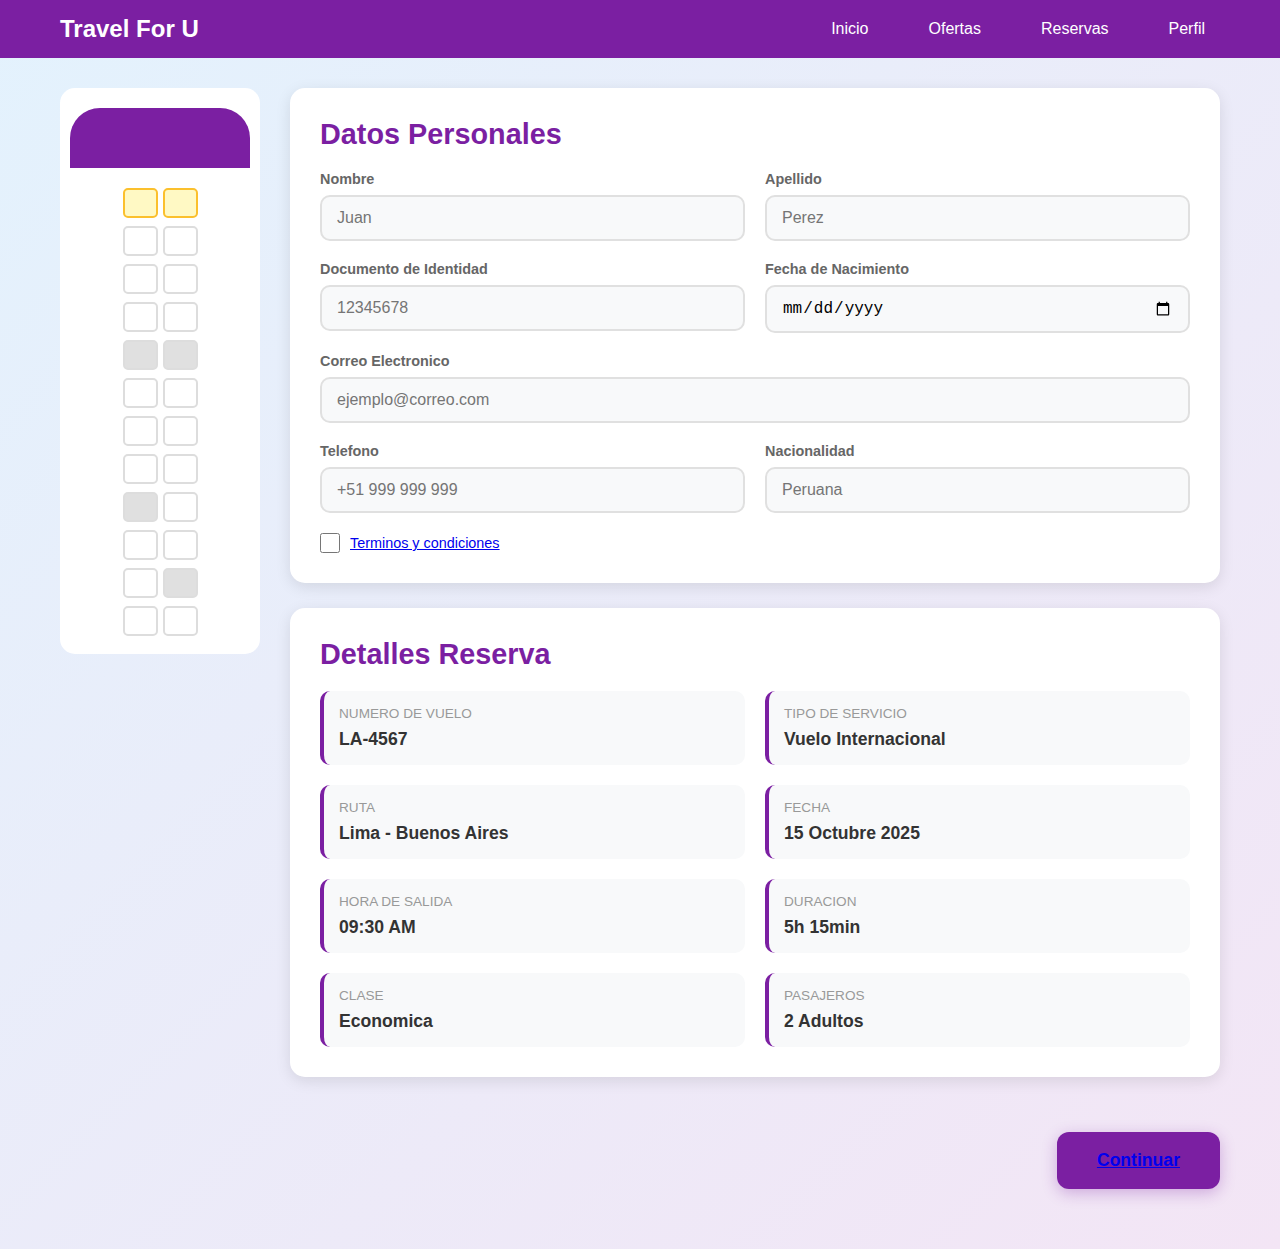
<file: src/main/resources/Static/html/asientos.html>
<!DOCTYPE html>
<html lang="es">

<head>
    <meta charset="UTF-8">
    <meta name="viewport" content="width=device-width, initial-scale=1.0">
    <title>Travel For U - Selección de Asientos</title>
    <link rel="stylesheet" href="../css/asientos_style.css">
</head>

<body>
    <!-- header -->
    <header class="main-header">
        <div class="header-content">
            <div class="logo">Travel For U</div>
            <nav>
                <ul class="main-nav">
                    <li><a href="./index1.html">Inicio</a></li>
                    <li><a href="./paquetes_y_promociones.html">Ofertas</a></li>
                    <li><a href="./reservas.html" class="active">Reservas</a></li>
                    <li><a href="#">Perfil</a></li>
                </ul>
            </nav>
        </div>
    </header>

    <div class="container">

        <!-- main layout -->
        <div class="main-layout">
            <!-- mapa asientos -->
            <aside class="seat-map-sidebar">
                <div class="airplane-icon"></div>
                <div class="seat-grid">
                    <div class="seat-row-mini">
                        <div class="seat-mini premium"></div>
                        <div class="seat-mini premium"></div>
                    </div>
                    <div class="seat-row-mini">
                        <div class="seat-mini"></div>
                        <div class="seat-mini"></div>
                    </div>
                    <div class="seat-row-mini">
                        <div class="seat-mini"></div>
                        <div class="seat-mini"></div>
                    </div>
                    <div class="seat-row-mini">
                        <div class="seat-mini"></div>
                        <div class="seat-mini"></div>
                    </div>
                    <div class="seat-row-mini">
                        <div class="seat-mini occupied"></div>
                        <div class="seat-mini occupied"></div>
                    </div>
                    <div class="seat-row-mini">
                        <div class="seat-mini"></div>
                        <div class="seat-mini"></div>
                    </div>
                    <div class="seat-row-mini">
                        <div class="seat-mini"></div>
                        <div class="seat-mini"></div>
                    </div>
                    <div class="seat-row-mini">
                        <div class="seat-mini"></div>
                        <div class="seat-mini"></div>
                    </div>
                    <div class="seat-row-mini">
                        <div class="seat-mini occupied"></div>
                        <div class="seat-mini"></div>
                    </div>
                    <div class="seat-row-mini">
                        <div class="seat-mini"></div>
                        <div class="seat-mini"></div>
                    </div>
                    <div class="seat-row-mini">
                        <div class="seat-mini"></div>
                        <div class="seat-mini occupied"></div>
                    </div>
                    <div class="seat-row-mini">
                        <div class="seat-mini"></div>
                        <div class="seat-mini"></div>
                    </div>
                </div>
            </aside>

            <!-- contenido main -->
            <main class="main-content">
                <!-- datos personales -->
                <section class="personal-data-section">
                    <h2 class="section-title">Datos Personales</h2>
                    <div class="form-grid">
                        <div class="form-group">
                            <label class="form-label">Nombre</label>
                            <input type="text" class="form-input" placeholder="Juan">
                        </div>
                        <div class="form-group">
                            <label class="form-label">Apellido</label>
                            <input type="text" class="form-input" placeholder="Perez">
                        </div>
                        <div class="form-group">
                            <label class="form-label">Documento de Identidad</label>
                            <input type="text" class="form-input" placeholder="12345678">
                        </div>
                        <div class="form-group">
                            <label class="form-label">Fecha de Nacimiento</label>
                            <input type="date" class="form-input">
                        </div>
                        <div class="form-group form-row-full">
                            <label class="form-label">Correo Electronico</label>
                            <input type="email" class="form-input" placeholder="ejemplo@correo.com">
                        </div>
                        <div class="form-group">
                            <label class="form-label">Telefono</label>
                            <input type="tel" class="form-input" placeholder="+51 999 999 999">
                        </div>
                        <div class="form-group">
                            <label class="form-label">Nacionalidad</label>
                            <input type="text" class="form-input" placeholder="Peruana">
                        </div>
                    </div>
                    <div class="checkbox-group">
                        <input type="checkbox" id="terms" class="checkbox-input">
                        <label for="terms" class="checkbox-label">
                            <a href="./terminos_y_condiciones.html">Terminos y condiciones</a>
                        </label>
                    </div>
                </section>

                <!-- Detalles detallosos de la reserva -->
                <section class="reservation-details">
                    <h2 class="section-title">Detalles Reserva</h2>
                    <div class="details-grid">
                        <div class="detail-box">
                            <div class="detail-label">Numero de Vuelo</div>
                            <div class="detail-value">LA-4567</div>
                        </div>
                        <div class="detail-box">
                            <div class="detail-label">Tipo de Servicio</div>
                            <div class="detail-value">Vuelo Internacional</div>
                        </div>
                        <div class="detail-box">
                            <div class="detail-label">Ruta</div>
                            <div class="detail-value">Lima - Buenos Aires</div>
                        </div>
                        <div class="detail-box">
                            <div class="detail-label">Fecha</div>
                            <div class="detail-value">15 Octubre 2025</div>
                        </div>
                        <div class="detail-box">
                            <div class="detail-label">Hora de Salida</div>
                            <div class="detail-value">09:30 AM</div>
                        </div>
                        <div class="detail-box">
                            <div class="detail-label">Duracion</div>
                            <div class="detail-value">5h 15min</div>
                        </div>
                        <div class="detail-box">
                            <div class="detail-label">Clase</div>
                            <div class="detail-value">Economica</div>
                        </div>
                        <div class="detail-box">
                            <div class="detail-label">Pasajeros</div>
                            <div class="detail-value">2 Adultos</div>
                        </div>
                    </div>
                </section>
                <div class="button-container">
                    <button class="continue-button">
                        <a href="./confirmacion-reserva.html">Continuar</a>
                    </button>
                </div>
            </main>
        </div>
    </div>
</body>

</html>
</file>
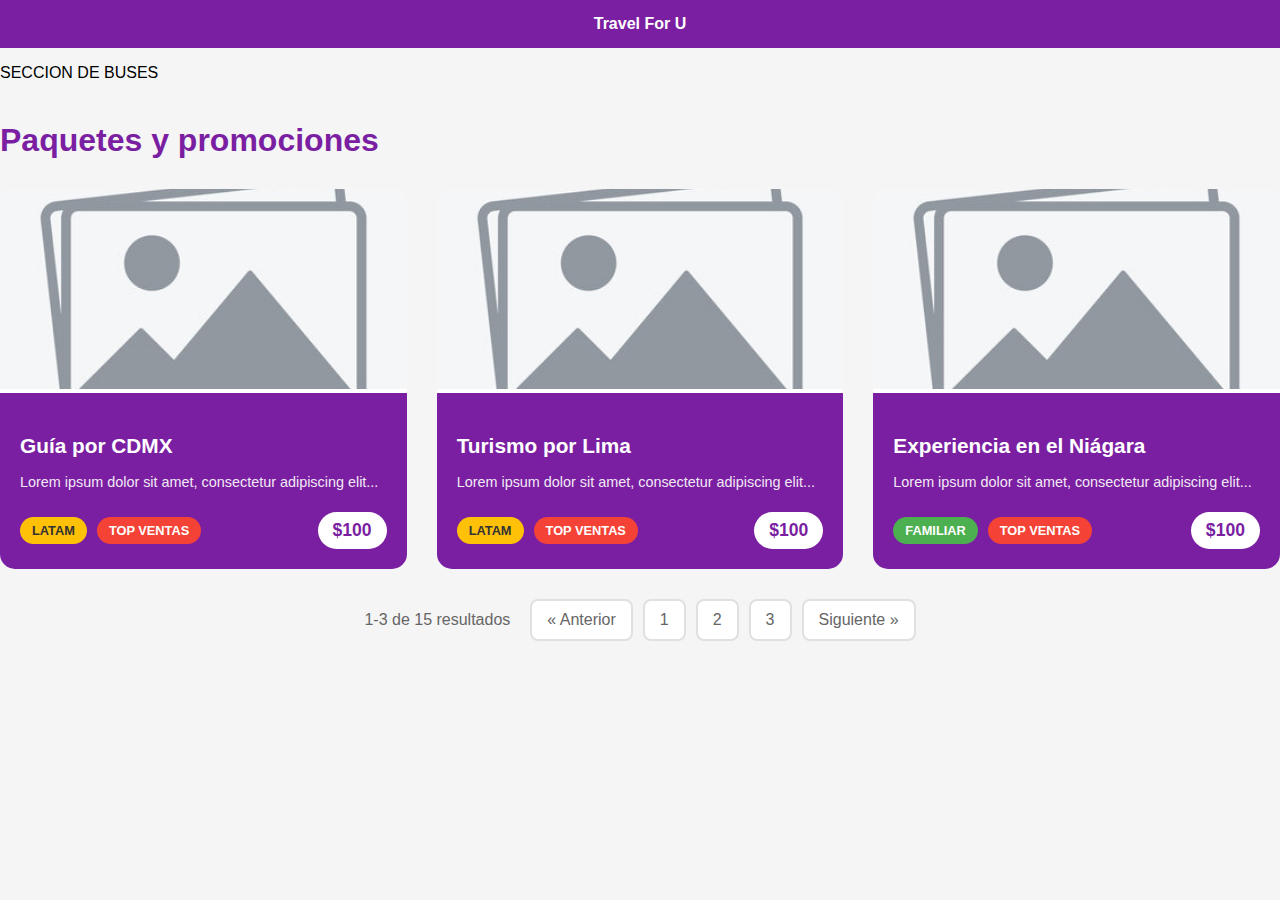
<file: src/main/resources/Static/html/bus.html>
<!DOCTYPE html>
<html lang="es">
<head>
    <meta charset="UTF-8">
    <meta name="viewport" content="width=device-width, initial-scale=1.0">
    <title>Travel For U</title>
    <link rel="stylesheet" href="../css/bus_style.css">
</head>
<body>
    <header class="main-header">
        Travel For U
    </header>
    <p>SECCION DE BUSES</p>
    <section class="packages-section">
            <h2 class="section-title">Paquetes y promociones</h2>

            <div class="packages-grid">
                <!-- Paquete 1 -->
                <article class="package-card">
                    <img src="../img/presentation-login-image.jpg" alt="Ciudad de México" class="package-image">
                    <div class="package-content">
                        <h3 class="package-title">Guía por CDMX</h3>
                        <p class="package-description">Lorem ipsum dolor sit amet, consectetur adipiscing elit...</p>
                        <div class="package-tags">
                            <span class="package-tag tag-latam">Latam</span>
                            <span class="package-tag tag-top">Top Ventas</span>
                            <span class="package-price">$100</span>
                        </div>
                    </div>
                </article>

                <!-- Paquete 2 -->
                <article class="package-card">
                    <img src="../img/presentation-login-image.jpg" alt="Lima" class="package-image">
                    <div class="package-content">
                        <h3 class="package-title">Turismo por Lima</h3>
                        <p class="package-description">Lorem ipsum dolor sit amet, consectetur adipiscing elit...</p>
                        <div class="package-tags">
                            <span class="package-tag tag-latam">Latam</span>
                            <span class="package-tag tag-top">Top Ventas</span>
                            <span class="package-price">$100</span>
                        </div>
                    </div>
                </article>

                <!-- Paquete 3 -->
                <article class="package-card">
                    <img src="../img/presentation-login-image.jpg" alt="Niágara" class="package-image">
                    <div class="package-content">
                        <h3 class="package-title">Experiencia en el Niágara</h3>
                        <p class="package-description">Lorem ipsum dolor sit amet, consectetur adipiscing elit...</p>
                        <div class="package-tags">
                            <span class="package-tag tag-familiar">Familiar</span>
                            <span class="package-tag tag-top">Top Ventas</span>
                            <span class="package-price">$100</span>
                        </div>
                    </div>
                </article>
            </div>

            <!-- Paginación -->
            <div class="pagination">
                <div class="pagination-info">1-3 de 15 resultados</div>
                <div class="pagination-nav">
                    <a href="#" class="pagination-btn">« Anterior</a>
                    <a href="#" class="pagination-btn">1</a>
                    <a href="#" class="pagination-btn">2</a>
                    <a href="#" class="pagination-btn">3</a>
                    <a href="#" class="pagination-btn">Siguiente »</a>
                </div>
            </div>
        </section>
</body>
</html>
</file>
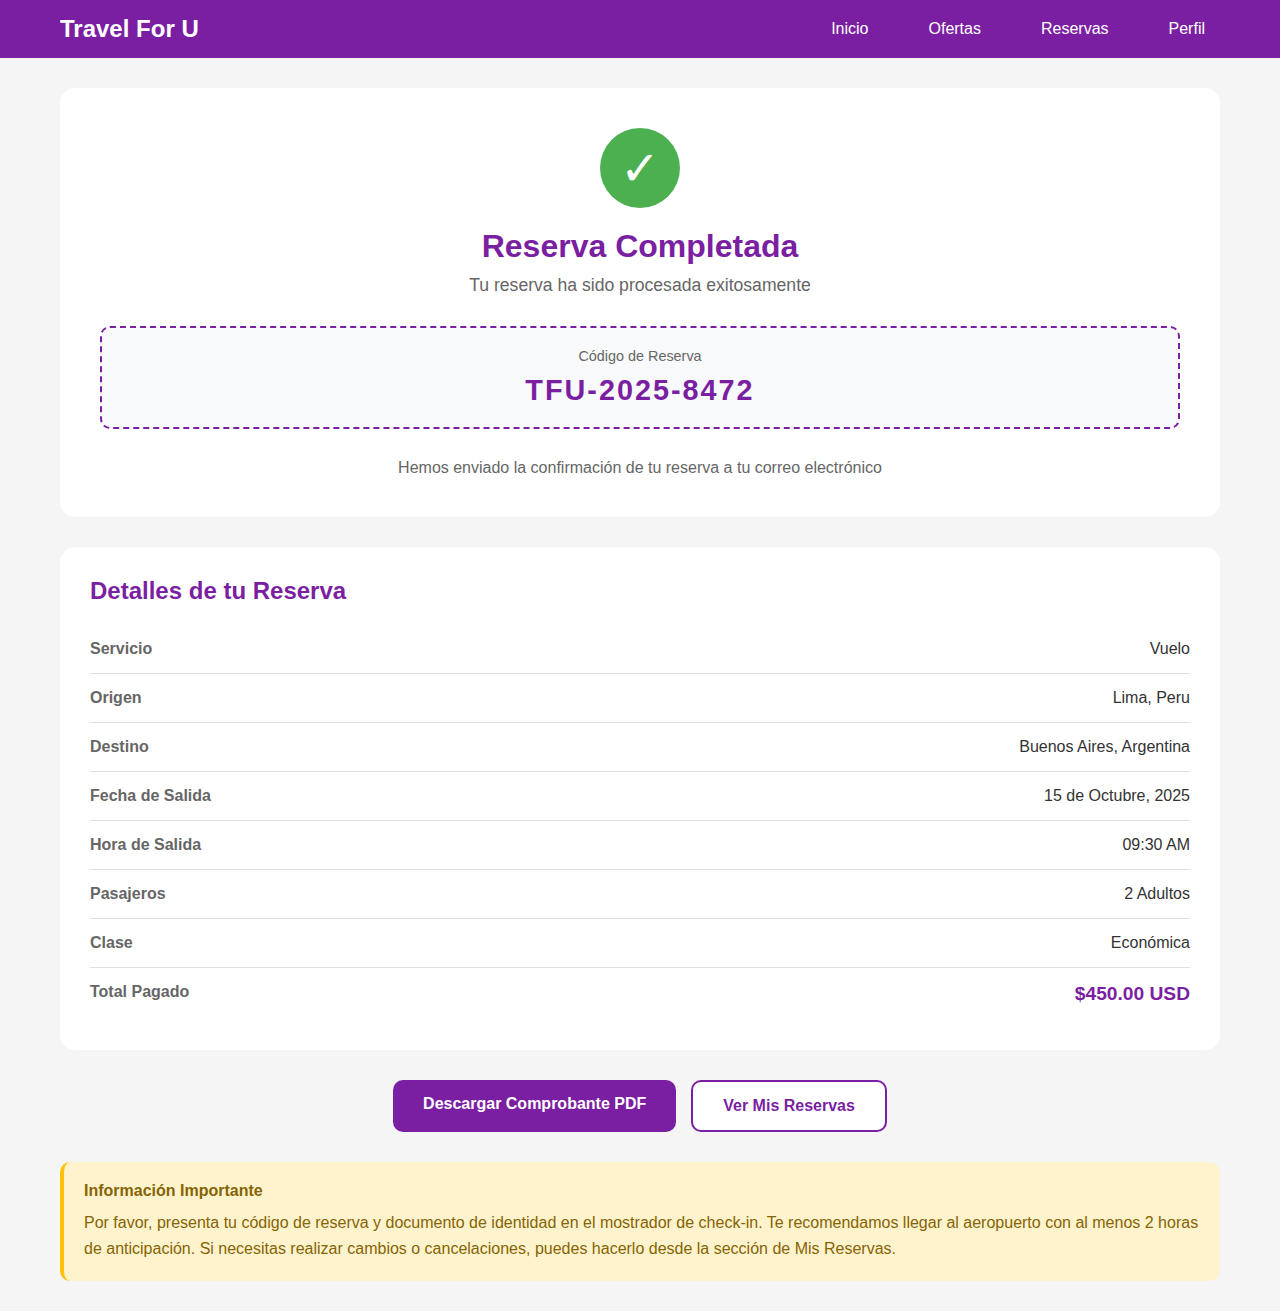
<file: src/main/resources/Static/html/confirmacion-reserva.html>
<!DOCTYPE html>
<html lang="es">

<head>
    <meta charset="UTF-8">
    <meta name="viewport" content="width=device-width, initial-scale=1.0">
    <title>Reserva Completada - Travel For U</title>
    <link rel="stylesheet" href="../css/confirmacion_reserva_style.css">
</head>

<body>
    <!-- Header principal -->
    <header class="main-header">
        <div class="header-content">
            <div class="logo">Travel For U</div>
            <nav>
                <ul class="main-nav">
                    <li><a href="./index1.html">Inicio</a></li>
                    <li><a href="./paquetes_y_promociones.html">Ofertas</a></li>
                    <li><a href="./reservas.html" class="active">Reservas</a></li>
                    <li><a href="#">Perfil</a></li>
                </ul>
            </nav>
        </div>
    </header>

    <div class="container">
        <div class="confirmation-card">
            <div class="success-icon">✓</div>
            <h1 class="confirmation-title">Reserva Completada</h1>
            <p class="confirmation-subtitle">Tu reserva ha sido procesada exitosamente</p>

            <div class="confirmation-code">
                <div class="code-label">Código de Reserva</div>
                <div class="code-value">TFU-2025-8472</div>
            </div>

            <p style="color: #666; margin-top: 20px;">
                Hemos enviado la confirmación de tu reserva a tu correo electrónico
            </p>
        </div>

        <!-- Detalles de la reserva -->
        <div class="reservation-details">
            <h2 class="details-title">Detalles de tu Reserva</h2>
            
            <div class="detail-row">
                <span class="detail-label">Servicio</span>
                <span class="detail-value">Vuelo</span>
            </div>

            <div class="detail-row">
                <span class="detail-label">Origen</span>
                <span class="detail-value">Lima, Peru</span>
            </div>

            <div class="detail-row">
                <span class="detail-label">Destino</span>
                <span class="detail-value">Buenos Aires, Argentina</span>
            </div>

            <div class="detail-row">
                <span class="detail-label">Fecha de Salida</span>
                <span class="detail-value">15 de Octubre, 2025</span>
            </div>

            <div class="detail-row">
                <span class="detail-label">Hora de Salida</span>
                <span class="detail-value">09:30 AM</span>
            </div>

            <div class="detail-row">
                <span class="detail-label">Pasajeros</span>
                <span class="detail-value">2 Adultos</span>
            </div>

            <div class="detail-row">
                <span class="detail-label">Clase</span>
                <span class="detail-value">Económica</span>
            </div>

            <div class="detail-row">
                <span class="detail-label">Total Pagado</span>
                <span class="detail-value" style="color: #7b1fa2; font-size: 1.2rem; font-weight: bold;">$450.00 USD</span>
            </div>
        </div>

        <!-- Botones de acción -->
        <div class="action-buttons">
            <a href="../img/reporte_semana.jpg" class="btn btn-primary">Descargar Comprobante PDF</a>
            <a href="./reservas.html" class="btn btn-secondary">Ver Mis Reservas</a>
        </div>

        <!-- Información adicional -->
        <div class="info-box">
            <div class="info-title">Información Importante</div>
            <div class="info-text">
                Por favor, presenta tu código de reserva y documento de identidad en el mostrador de check-in. 
                Te recomendamos llegar al aeropuerto con al menos 2 horas de anticipación. 
                Si necesitas realizar cambios o cancelaciones, puedes hacerlo desde la sección de Mis Reservas.
            </div>
        </div>
    </div>
</body>

</html>
</file>
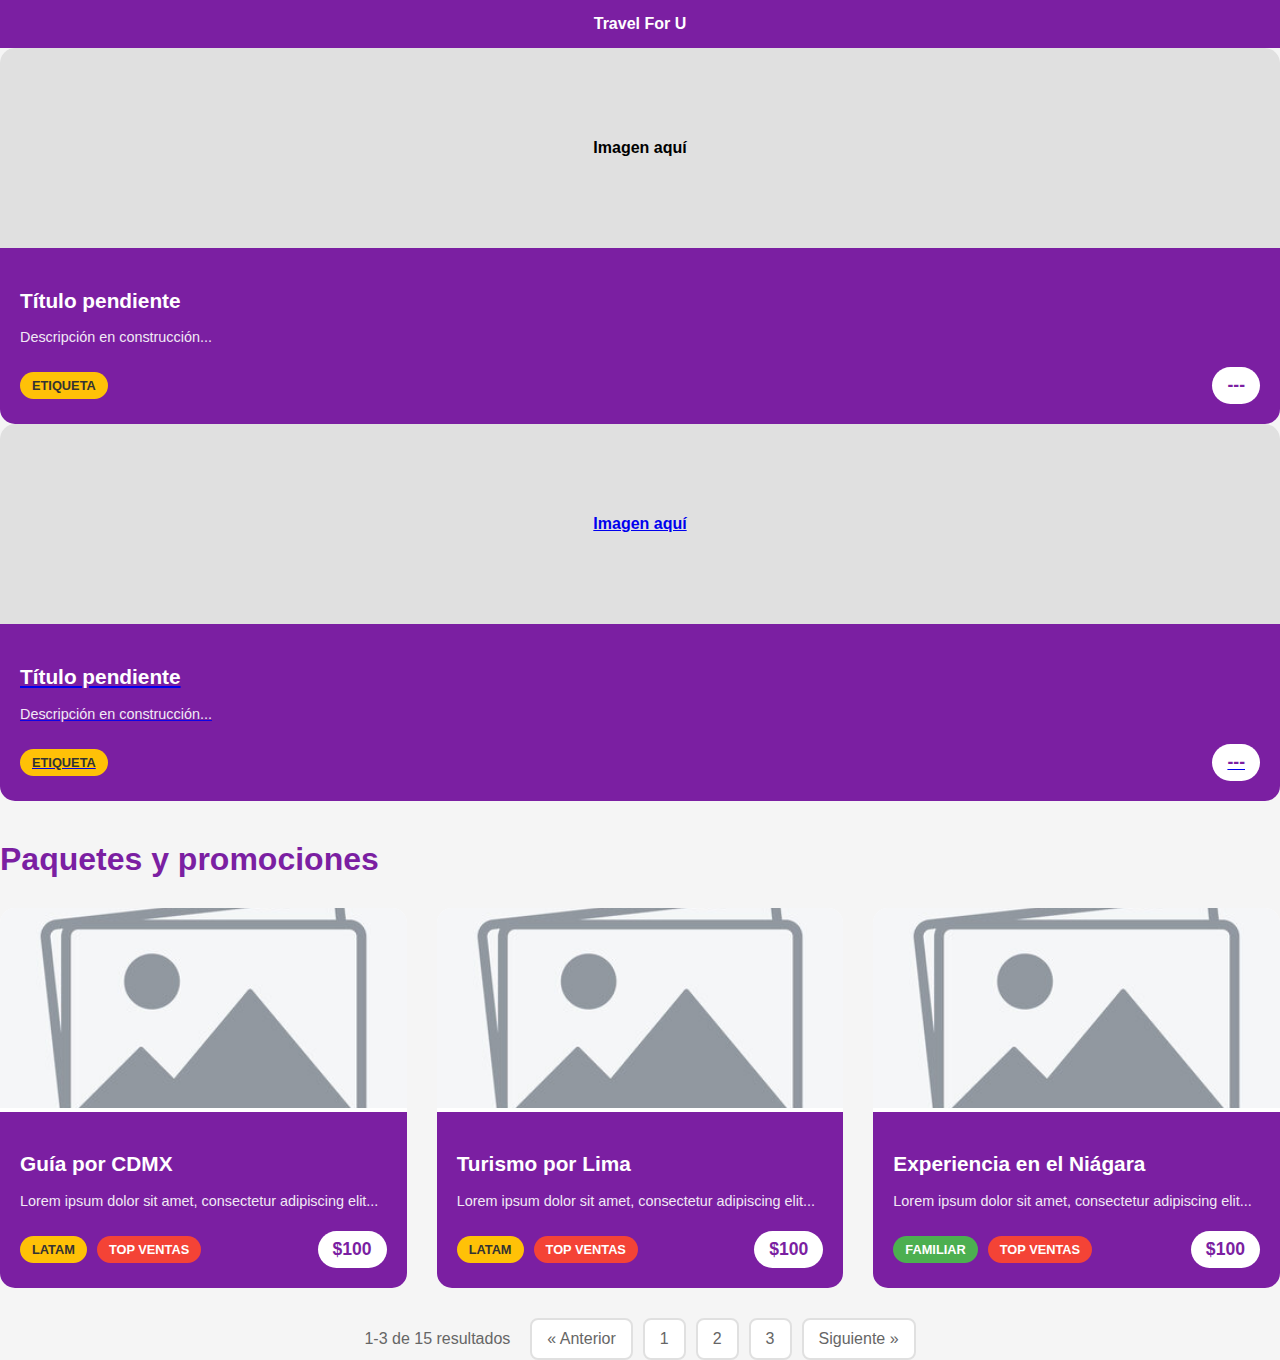
<file: src/main/resources/Static/html/cruceros.html>
<!DOCTYPE html>
<html lang="es">

<head>
    <meta charset="UTF-8">
    <meta name="viewport" content="width=device-width, initial-scale=1.0">
    <title>Travel For U</title>
    <style>
        body {
            font-family: Arial, sans-serif;
            margin: 0;
            background: #f5f5f5;
        }

        .main-header {
            background: #7b1fa2;
            padding: 15px;
            color: white;
            font-weight: bold;
            text-align: center;
        }

        .category-nav {
            display: flex;
            background: #eee;
            border-bottom: 2px solid #7b1fa2;
        }

        .category-item {
            flex: 1;
            text-align: center;
            padding: 15px;
            cursor: pointer;
            text-decoration: none;
            color: #333;
            font-weight: bold;
        }

        .category-item:hover {
            background: #ddd;
        }

        #contenido {
            padding: 20px;
            min-height: 400px;
            background: white;
            margin: 20px;
            border-radius: 10px;
        }

        .packages-section {
            margin-top: 40px;
        }

        .section-title {
            color: #7b1fa2;
            font-size: 2rem;
            font-weight: bold;
            margin-bottom: 30px;
        }

        .packages-grid {
            display: grid;
            grid-template-columns: repeat(auto-fit, minmax(300px, 1fr));
            gap: 30px;
            margin-bottom: 30px;
        }

        .package-card {
            background: white;
            border-radius: 15px;
            overflow: hidden;
        }

        .package-image {
            width: 100%;
            height: 200px;
            object-fit: cover;
        }

        .package-content {
            padding: 20px;
            background: #7b1fa2;
            color: white;
        }

        .package-title {
            font-size: 1.3rem;
            font-weight: bold;
            margin-bottom: 10px;
        }

        .package-description {
            font-size: 0.9rem;
            opacity: 0.9;
            margin-bottom: 20px;
            line-height: 1.4;
        }

        .package-tags {
            display: flex;
            gap: 10px;
            align-items: center;
            flex-wrap: wrap;
        }

        .package-tag {
            padding: 6px 12px;
            border-radius: 20px;
            font-size: 0.8rem;
            font-weight: 600;
            text-transform: uppercase;
        }

        .tag-latam {
            background: #ffc107;
            color: #333;
        }

        .tag-familiar {
            background: #4caf50;
            color: white;
        }

        .tag-top {
            background: #f44336;
            color: white;
        }

        .package-price {
            background: white;
            color: #7b1fa2;
            padding: 8px 15px;
            border-radius: 25px;
            font-weight: bold;
            font-size: 1.1rem;
            margin-left: auto;
        }

        /* Paginación */
        .pagination {
            display: flex;
            justify-content: center;
            align-items: center;
            gap: 20px;
            margin-top: 30px;
        }

        .pagination-info {
            color: #666;
            font-weight: 500;
        }

        .pagination-nav {
            display: flex;
            gap: 10px;
        }

        .pagination-btn {
            padding: 10px 15px;
            border: 2px solid #e0e0e0;
            background: white;
            color: #666;
            border-radius: 8px;
            text-decoration: none;
        }
    </style>
</head>

<body>
    <header class="main-header">
        Travel For U
    </header>
    <article class="package-card">
        <div
            style="width:100%; height:200px; background:#e0e0e0; display:flex; align-items:center; justify-content:center; font-weight:bold;">
            Imagen aquí
        </div>
        <div class="package-content">
            <h3 class="package-title">Título pendiente</h3>
            <p class="package-description">Descripción en construcción...</p>
            <div class="package-tags">
                <span class="package-tag tag-latam">Etiqueta</span>
                <span class="package-price">---</span>
            </div>
        </div>
    </article>
    <a href="./asientos.html" target="_blank">
        <article class="package-card">
        <div
            style="width:100%; height:200px; background:#e0e0e0; display:flex; align-items:center; justify-content:center; font-weight:bold;">
            Imagen aquí
        </div>
        <div class="package-content">
            <h3 class="package-title">Título pendiente</h3>
            <p class="package-description">Descripción en construcción...</p>
            <div class="package-tags">
                <span class="package-tag tag-latam">Etiqueta</span>
                <span class="package-price">---</span>
            </div>
        </div>
    </article>
    </a>
    
    <section class="packages-section">
        <h2 class="section-title">Paquetes y promociones</h2>

        <div class="packages-grid">
            <!-- Paquete 1 -->
            <article class="package-card">
                <img src="../img/presentation-login-image.jpg" alt="Ciudad de México" class="package-image">
                <div class="package-content">
                    <h3 class="package-title">Guía por CDMX</h3>
                    <p class="package-description">Lorem ipsum dolor sit amet, consectetur adipiscing elit...</p>
                    <div class="package-tags">
                        <span class="package-tag tag-latam">Latam</span>
                        <span class="package-tag tag-top">Top Ventas</span>
                        <span class="package-price">$100</span>
                    </div>
                </div>
            </article>

            <!-- Paquete 2 -->
            <article class="package-card">
                <img src="../img/presentation-login-image.jpg" alt="Lima" class="package-image">
                <div class="package-content">
                    <h3 class="package-title">Turismo por Lima</h3>
                    <p class="package-description">Lorem ipsum dolor sit amet, consectetur adipiscing elit...</p>
                    <div class="package-tags">
                        <span class="package-tag tag-latam">Latam</span>
                        <span class="package-tag tag-top">Top Ventas</span>
                        <span class="package-price">$100</span>
                    </div>
                </div>
            </article>

            <!-- Paquete 3 -->
            <article class="package-card">
                <img src="../img/presentation-login-image.jpg" alt="Niágara" class="package-image">
                <div class="package-content">
                    <h3 class="package-title">Experiencia en el Niágara</h3>
                    <p class="package-description">Lorem ipsum dolor sit amet, consectetur adipiscing elit...</p>
                    <div class="package-tags">
                        <span class="package-tag tag-familiar">Familiar</span>
                        <span class="package-tag tag-top">Top Ventas</span>
                        <span class="package-price">$100</span>
                    </div>
                </div>
            </article>
        </div>

        <!-- Paginación -->
        <div class="pagination">
            <div class="pagination-info">1-3 de 15 resultados</div>
            <div class="pagination-nav">
                <a href="#" class="pagination-btn">« Anterior</a>
                <a href="#" class="pagination-btn">1</a>
                <a href="#" class="pagination-btn">2</a>
                <a href="#" class="pagination-btn">3</a>
                <a href="#" class="pagination-btn">Siguiente »</a>
            </div>
        </div>
    </section>
</body>

</html>
</file>
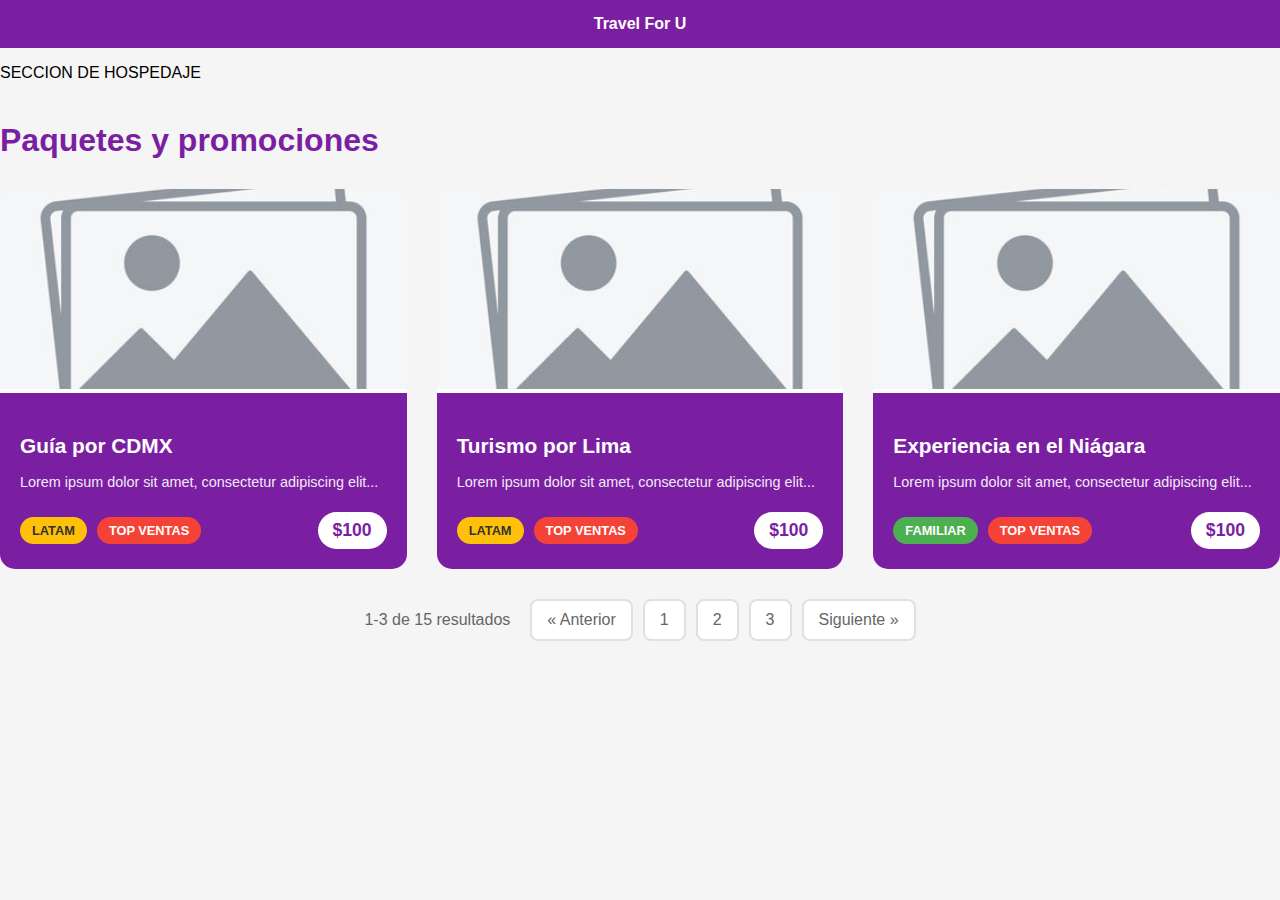
<file: src/main/resources/Static/html/hospedaje.html>
<!DOCTYPE html>
<html lang="es">

<head>
    <meta charset="UTF-8">
    <meta name="viewport" content="width=device-width, initial-scale=1.0">
    <title>Travel For U</title>
    <style>
        body {
            font-family: Arial, sans-serif;
            margin: 0;
            background: #f5f5f5;
        }

        .main-header {
            background: #7b1fa2;
            padding: 15px;
            color: white;
            font-weight: bold;
            text-align: center;
        }

        .category-nav {
            display: flex;
            background: #eee;
            border-bottom: 2px solid #7b1fa2;
        }

        .category-item {
            flex: 1;
            text-align: center;
            padding: 15px;
            cursor: pointer;
            text-decoration: none;
            color: #333;
            font-weight: bold;
        }

        .category-item:hover {
            background: #ddd;
        }

        #contenido {
            padding: 20px;
            min-height: 400px;
            background: white;
            margin: 20px;
            border-radius: 10px;
        }

        .packages-section {
            margin-top: 40px;
        }

        .section-title {
            color: #7b1fa2;
            font-size: 2rem;
            font-weight: bold;
            margin-bottom: 30px;
        }

        .packages-grid {
            display: grid;
            grid-template-columns: repeat(auto-fit, minmax(300px, 1fr));
            gap: 30px;
            margin-bottom: 30px;
        }

        .package-card {
            background: white;
            border-radius: 15px;
            overflow: hidden;
        }

        .package-image {
            width: 100%;
            height: 200px;
            object-fit: cover;
        }

        .package-content {
            padding: 20px;
            background: #7b1fa2;
            color: white;
        }

        .package-title {
            font-size: 1.3rem;
            font-weight: bold;
            margin-bottom: 10px;
        }

        .package-description {
            font-size: 0.9rem;
            opacity: 0.9;
            margin-bottom: 20px;
            line-height: 1.4;
        }

        .package-tags {
            display: flex;
            gap: 10px;
            align-items: center;
            flex-wrap: wrap;
        }

        .package-tag {
            padding: 6px 12px;
            border-radius: 20px;
            font-size: 0.8rem;
            font-weight: 600;
            text-transform: uppercase;
        }

        .tag-latam {
            background: #ffc107;
            color: #333;
        }

        .tag-familiar {
            background: #4caf50;
            color: white;
        }

        .tag-top {
            background: #f44336;
            color: white;
        }

        .package-price {
            background: white;
            color: #7b1fa2;
            padding: 8px 15px;
            border-radius: 25px;
            font-weight: bold;
            font-size: 1.1rem;
            margin-left: auto;
        }

        /* Paginación */
        .pagination {
            display: flex;
            justify-content: center;
            align-items: center;
            gap: 20px;
            margin-top: 30px;
        }

        .pagination-info {
            color: #666;
            font-weight: 500;
        }

        .pagination-nav {
            display: flex;
            gap: 10px;
        }

        .pagination-btn {
            padding: 10px 15px;
            border: 2px solid #e0e0e0;
            background: white;
            color: #666;
            border-radius: 8px;
            text-decoration: none;
        }
    </style>
</head>

<body>
    <header class="main-header">
        Travel For U
    </header>
    <p>SECCION DE HOSPEDAJE</p>
    <section class="packages-section">
        <h2 class="section-title">Paquetes y promociones</h2>

        <div class="packages-grid">
            <!-- Paquete 1 -->
            <article class="package-card">
                <img src="../img/presentation-login-image.jpg" alt="Ciudad de México" class="package-image">
                <div class="package-content">
                    <h3 class="package-title">Guía por CDMX</h3>
                    <p class="package-description">Lorem ipsum dolor sit amet, consectetur adipiscing elit...</p>
                    <div class="package-tags">
                        <span class="package-tag tag-latam">Latam</span>
                        <span class="package-tag tag-top">Top Ventas</span>
                        <span class="package-price">$100</span>
                    </div>
                </div>
            </article>

            <!-- Paquete 2 -->
            <article class="package-card">
                <img src="../img/presentation-login-image.jpg" alt="Lima" class="package-image">
                <div class="package-content">
                    <h3 class="package-title">Turismo por Lima</h3>
                    <p class="package-description">Lorem ipsum dolor sit amet, consectetur adipiscing elit...</p>
                    <div class="package-tags">
                        <span class="package-tag tag-latam">Latam</span>
                        <span class="package-tag tag-top">Top Ventas</span>
                        <span class="package-price">$100</span>
                    </div>
                </div>
            </article>

            <!-- Paquete 3 -->
            <article class="package-card">
                <img src="../img/presentation-login-image.jpg" alt="Niágara" class="package-image">
                <div class="package-content">
                    <h3 class="package-title">Experiencia en el Niágara</h3>
                    <p class="package-description">Lorem ipsum dolor sit amet, consectetur adipiscing elit...</p>
                    <div class="package-tags">
                        <span class="package-tag tag-familiar">Familiar</span>
                        <span class="package-tag tag-top">Top Ventas</span>
                        <span class="package-price">$100</span>
                    </div>
                </div>
            </article>
        </div>

        <!-- Paginación -->
        <div class="pagination">
            <div class="pagination-info">1-3 de 15 resultados</div>
            <div class="pagination-nav">
                <a href="#" class="pagination-btn">« Anterior</a>
                <a href="#" class="pagination-btn">1</a>
                <a href="#" class="pagination-btn">2</a>
                <a href="#" class="pagination-btn">3</a>
                <a href="#" class="pagination-btn">Siguiente »</a>
            </div>
        </div>
    </section>
</body>

</html>
</file>
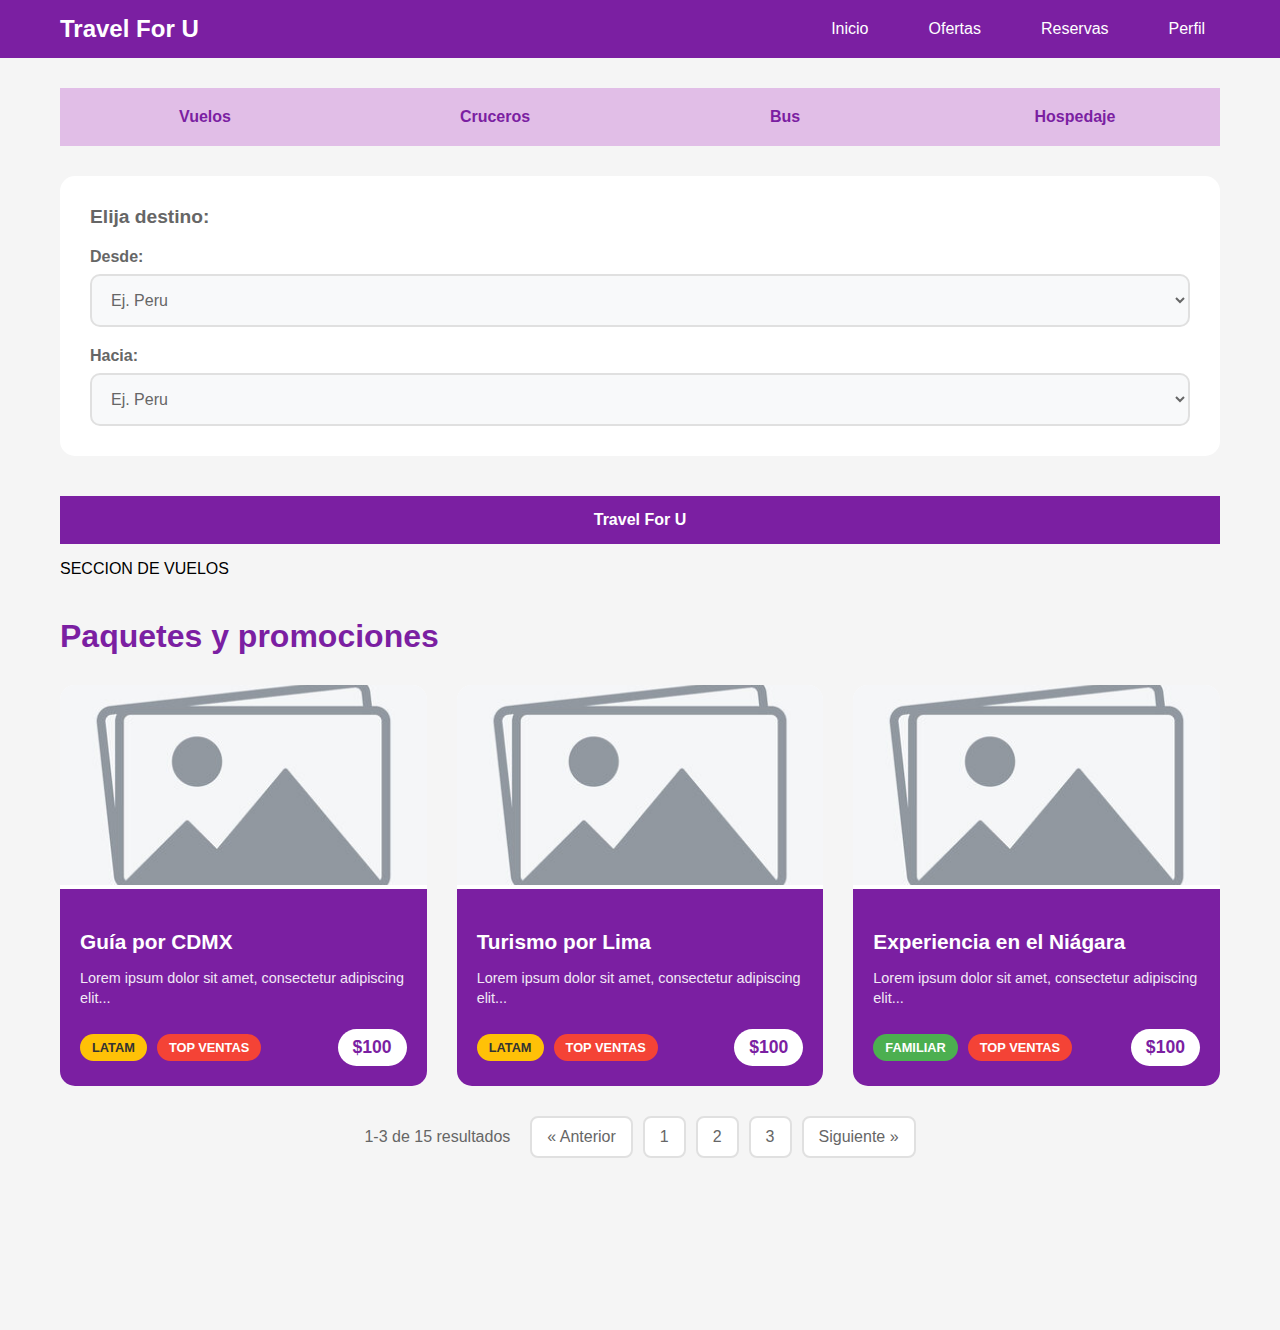
<file: src/main/resources/Static/html/index1.html>
<!DOCTYPE html>
<html lang="es">

<head>
    <meta charset="UTF-8">
    <meta name="viewport" content="width=device-width, initial-scale=1.0">
    <link rel="stylesheet" href="../css/index1_style.css">
    <title>Travel For U</title>
</head>

<body>
    <!-- Header principal -->
    <header class="main-header">
        <div class="header-content">
            <div class="logo">Travel For U</div>
            <nav>
                <ul class="main-nav">
                    <li><a href="./index1.html">Inicio</a></li>
                    <li><a href="./paquetes_y_promociones.html">Ofertas</a></li>
                    <li><a href="./reservas.html" class="active">Reservas</a></li>
                    <li><a href="#">Perfil</a></li>
                </ul>
            </nav>
        </div>
    </header>

    <div class="container">
        <!-- Navegación de categorías -->
        <nav class="category-nav">
            <a href="vuelos.html" target="contenido" class="category-item">Vuelos</a>
            <a href="cruceros.html" target="contenido" class="category-item">Cruceros</a>
            <a href="bus.html" target="contenido" class="category-item">Bus</a>
            <a href="hospedaje.html" target="contenido" class="category-item">Hospedaje</a>
        </nav>

        <!-- Formulario de búsqueda -->
        <section class="search-section">
            <h2 class="search-title">Elija destino:</h2>
            <form class="search-form">
                <div class="form-group">
                    <label class="form-label">Desde:</label>
                    <select class="form-select">
                        <option>Ej. Peru</option>
                        <option>Argentina</option>
                        <option>Brasil</option>
                        <option>Chile</option>
                        <option>Colombia</option>
                        <option>México</option>
                    </select>
                </div>
                <div class="form-group">
                    <label class="form-label">Hacia:</label>
                    <select class="form-select">
                        <option>Ej. Peru</option>
                        <option>Argentina</option>
                        <option>Brasil</option>
                        <option>Chile</option>
                        <option>Colombia</option>
                        <option>México</option>
                        <option>España</option>
                        <option>Francia</option>
                        <option>Italia</option>
                    </select>
                </div>
            </form>
        </section>

        <iframe name="contenido" src="vuelos.html" style="width:100%;height:800px;border:none;"></iframe>

    
    </div>
</body>

</html>
</file>
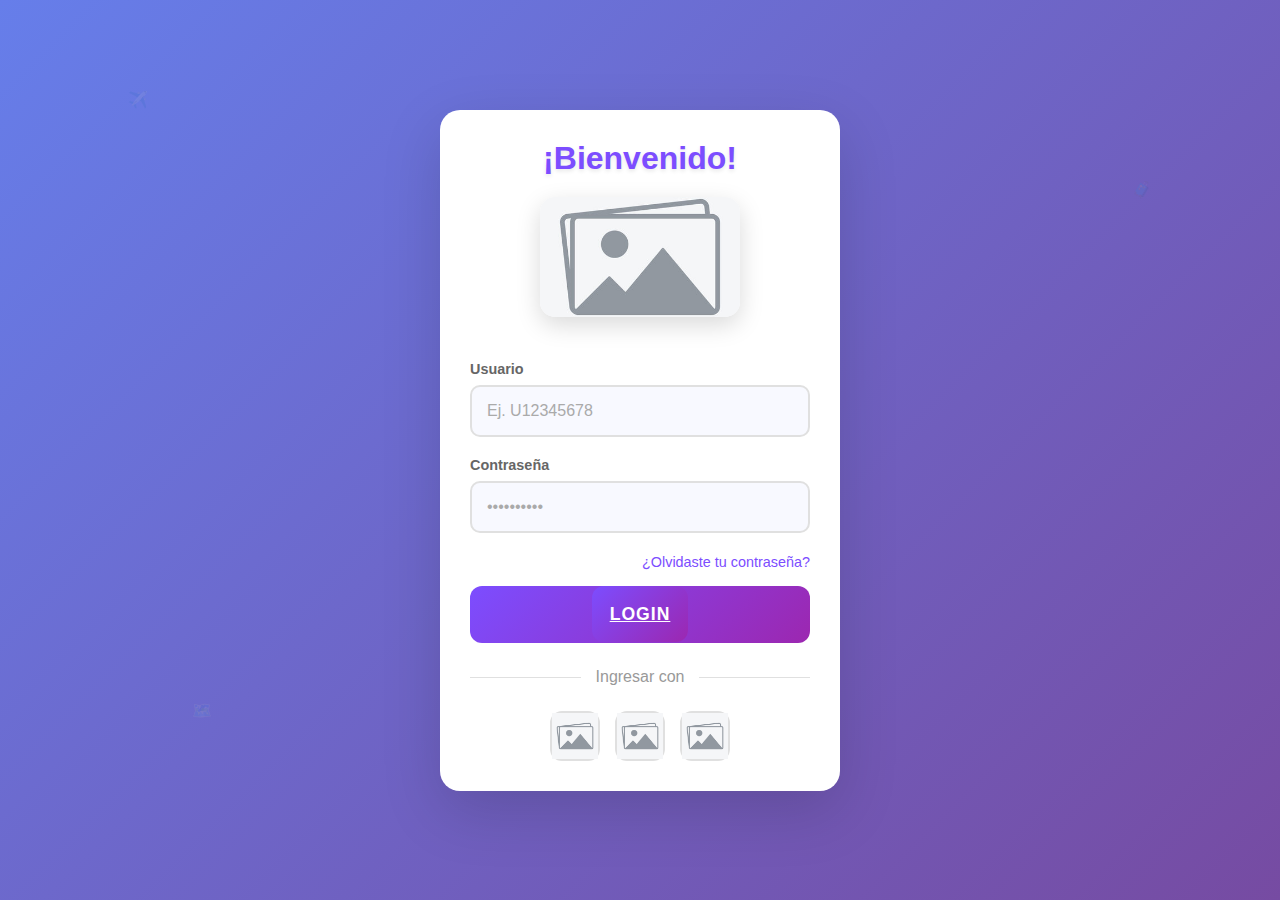
<file: src/main/resources/Static/html/login.html>
<!DOCTYPE html>
<html lang="en">

<head>
    <meta charset="UTF-8">
    <meta name="viewport" content="width=device-width, initial-scale=1.0">
    <link rel="stylesheet" href="../css/login_style.css">
    <title>Travel For You</title>
</head>

<body>
    <div class="floating-elements">
        <div class="floating-element">✈️</div>
        <div class="floating-element">🧳</div>
        <div class="floating-element">🗺️</div>
    </div>

    <div class="login-container">
        <div class="header">
            <h1 class="welcome-title">¡Bienvenido!</h1>
            <div class="image-container">
                <img src="../img/presentation-login-image.jpg" alt="Imagen de viajes" class="travel-image"
                    id="travelImage">
            </div>
        </div>

        <div class="form-container">
            <form id="loginForm">
                <div class="form-group">
                    <label class="form-label" for="usuario">Usuario</label>
                    <input type="text" id="usuario" class="form-input" placeholder="Ej. U12345678" required>
                </div>

                <div class="form-group">
                    <label class="form-label" for="password">Contraseña</label>
                    <input type="password" id="password" class="form-input" placeholder="••••••••••" required>
                </div>

                <div class="forgot-password">
                    <a href="#" onclick="showForgotPassword()">¿Olvidaste tu contraseña?</a>
                </div>

                <button class="login-btn">
                    <a href="../html/index1.html" class="login-btn">Login</a>
                </button>
            </form>

            <div class="divider">
                <span>Ingresar con</span>
            </div>

            <div class="social-login">
                <button class="social-btn google" title="Iniciar con Google">
                    <img src="../img/presentation-login-image.jpg">
                </button>
                <button class="social-btn facebook" title="Iniciar con Facebook">
                    <img src="../img/presentation-login-image.jpg">
                </button>
                <button class="social-btn microsoft" title="Iniciar con Microsoft">
                    <img src="../img/presentation-login-image.jpg">
                </button>
            </div>
        </div>
    </div>
</body>

</html>
</file>
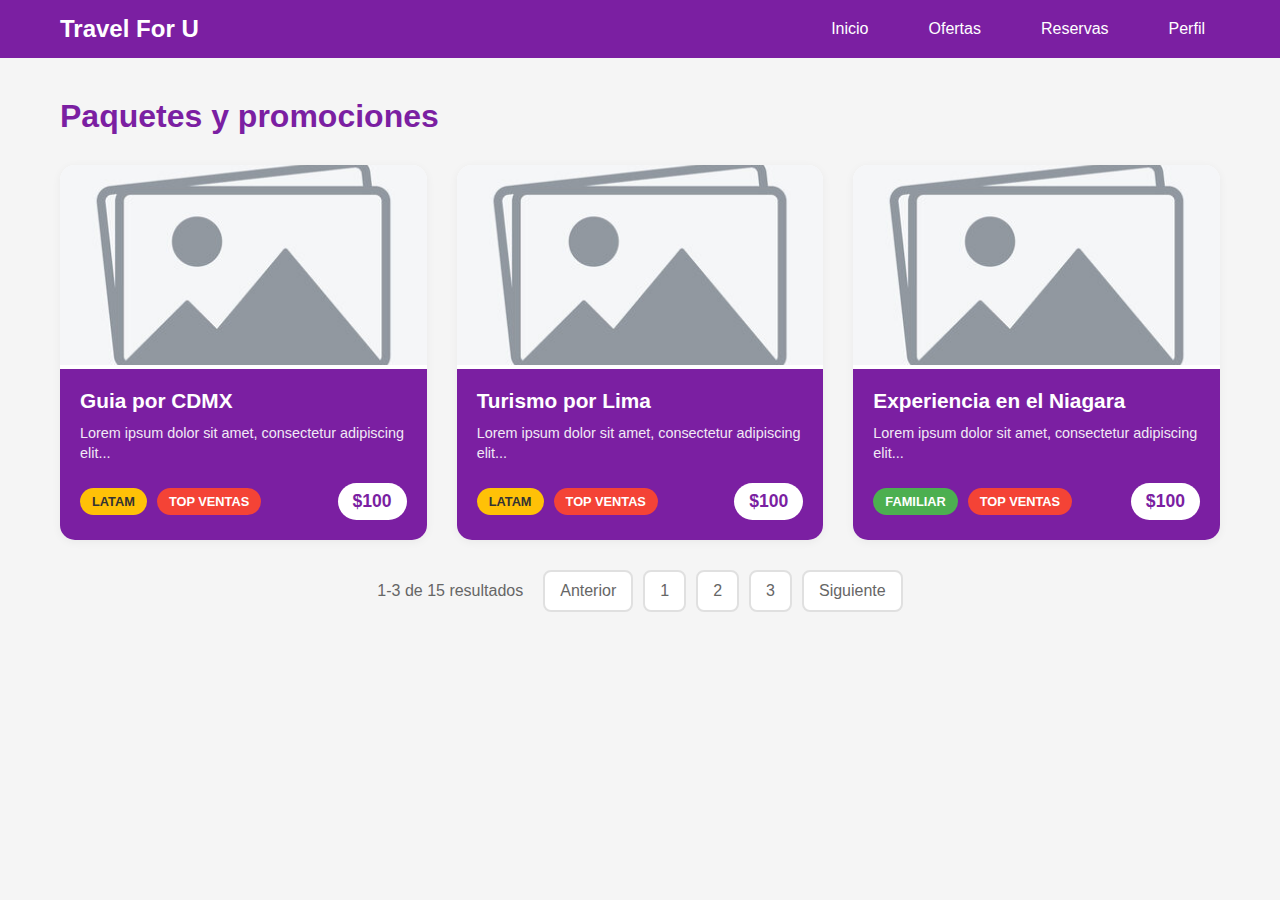
<file: src/main/resources/Static/html/paquetes_y_promociones.html>
<!DOCTYPE html>
<html lang="es">
<head>
    <meta charset="UTF-8">
    <meta name="viewport" content="width=device-width, initial-scale=1.0">
    <title>Paquetes y Promociones - Travel For U</title>
    <link rel="stylesheet" href="../css/paquetes_y_promociones_style.css">
</head>
<body>
    <header class="main-header">
        <div class="header-content">
            <div class="logo">Travel For U</div>
            <nav>
                <ul class="main-nav">
                    <li><a href="./index1.html">Inicio</a></li>
                    <li><a href="./paquetes_y_promociones.html">Ofertas</a></li>
                    <li><a href="./reservas.html" class="active">Reservas</a></li>
                    <li><a href="#">Perfil</a></li>
                </ul>
            </nav>
        </div>
    </header>

    <div class="container">
        <section class="packages-section">
            <h2 class="section-title">Paquetes y promociones</h2>

            <div class="packages-grid">
                <!-- Paquete 1 -->
                <article class="package-card">
                    <img src="../img/presentation-login-image.jpg" alt="Ciudad de Mexico" class="package-image">
                    <div class="package-content">
                        <h3 class="package-title">Guia por CDMX</h3>
                        <p class="package-description">Lorem ipsum dolor sit amet, consectetur adipiscing elit...</p>
                        <div class="package-tags">
                            <span class="package-tag tag-latam">Latam</span>
                            <span class="package-tag tag-top">Top Ventas</span>
                            <span class="package-price">$100</span>
                        </div>
                    </div>
                </article>

                <!-- Paquete 2 -->
                <article class="package-card">
                    <img src="../img/presentation-login-image.jpg" alt="Lima" class="package-image">
                    <div class="package-content">
                        <h3 class="package-title">Turismo por Lima</h3>
                        <p class="package-description">Lorem ipsum dolor sit amet, consectetur adipiscing elit...</p>
                        <div class="package-tags">
                            <span class="package-tag tag-latam">Latam</span>
                            <span class="package-tag tag-top">Top Ventas</span>
                            <span class="package-price">$100</span>
                        </div>
                    </div>
                </article>

                <!-- Paquete 3 -->
                <article class="package-card">
                    <img src="../img/presentation-login-image.jpg" alt="Niagara" class="package-image">
                    <div class="package-content">
                        <h3 class="package-title">Experiencia en el Niagara</h3>
                        <p class="package-description">Lorem ipsum dolor sit amet, consectetur adipiscing elit...</p>
                        <div class="package-tags">
                            <span class="package-tag tag-familiar">Familiar</span>
                            <span class="package-tag tag-top">Top Ventas</span>
                            <span class="package-price">$100</span>
                        </div>
                    </div>
                </article>
            </div>

            <!-- Paginacion -->
            <div class="pagination">
                <div class="pagination-info">1-3 de 15 resultados</div>
                <div class="pagination-nav">
                    <a href="#" class="pagination-btn">Anterior</a>
                    <a href="#" class="pagination-btn">1</a>
                    <a href="#" class="pagination-btn">2</a>
                    <a href="#" class="pagination-btn">3</a>
                    <a href="#" class="pagination-btn">Siguiente</a>
                </div>
            </div>
        </section>
    </div>
</body>
</html>
</file>
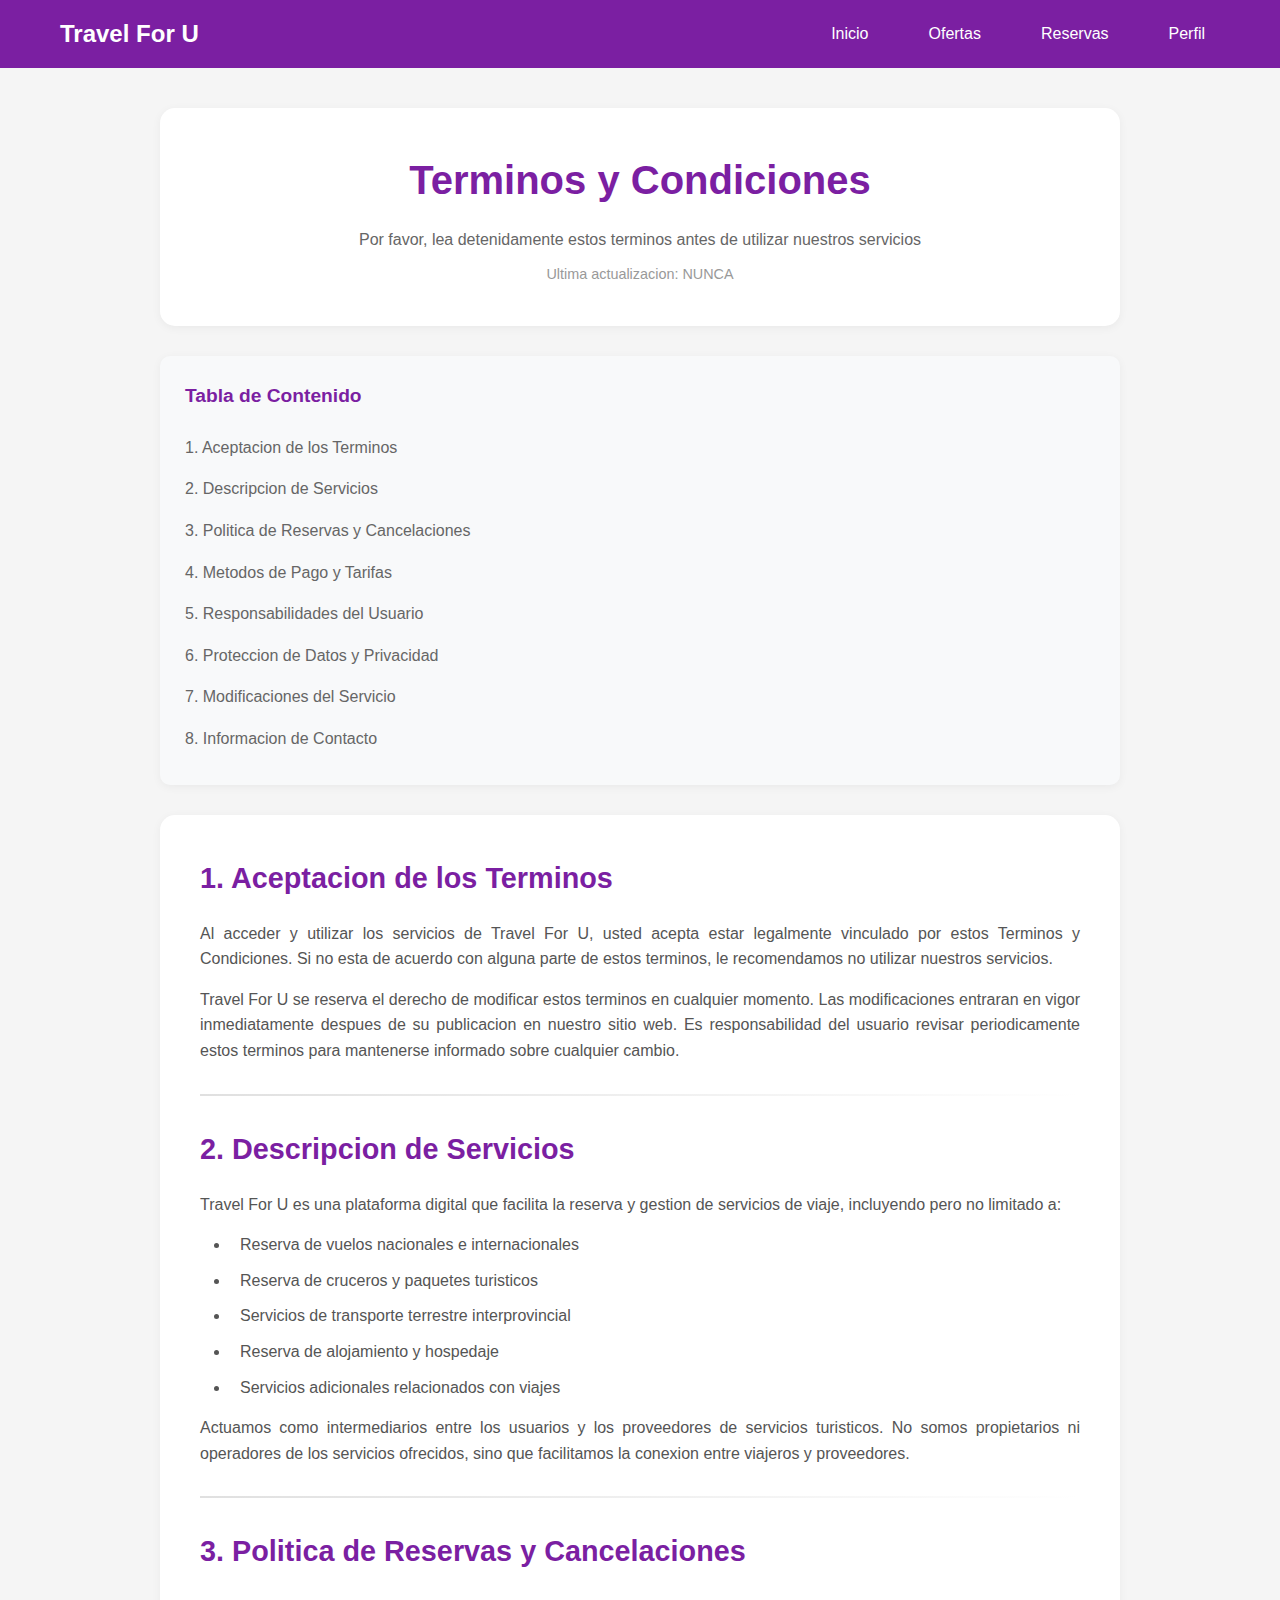
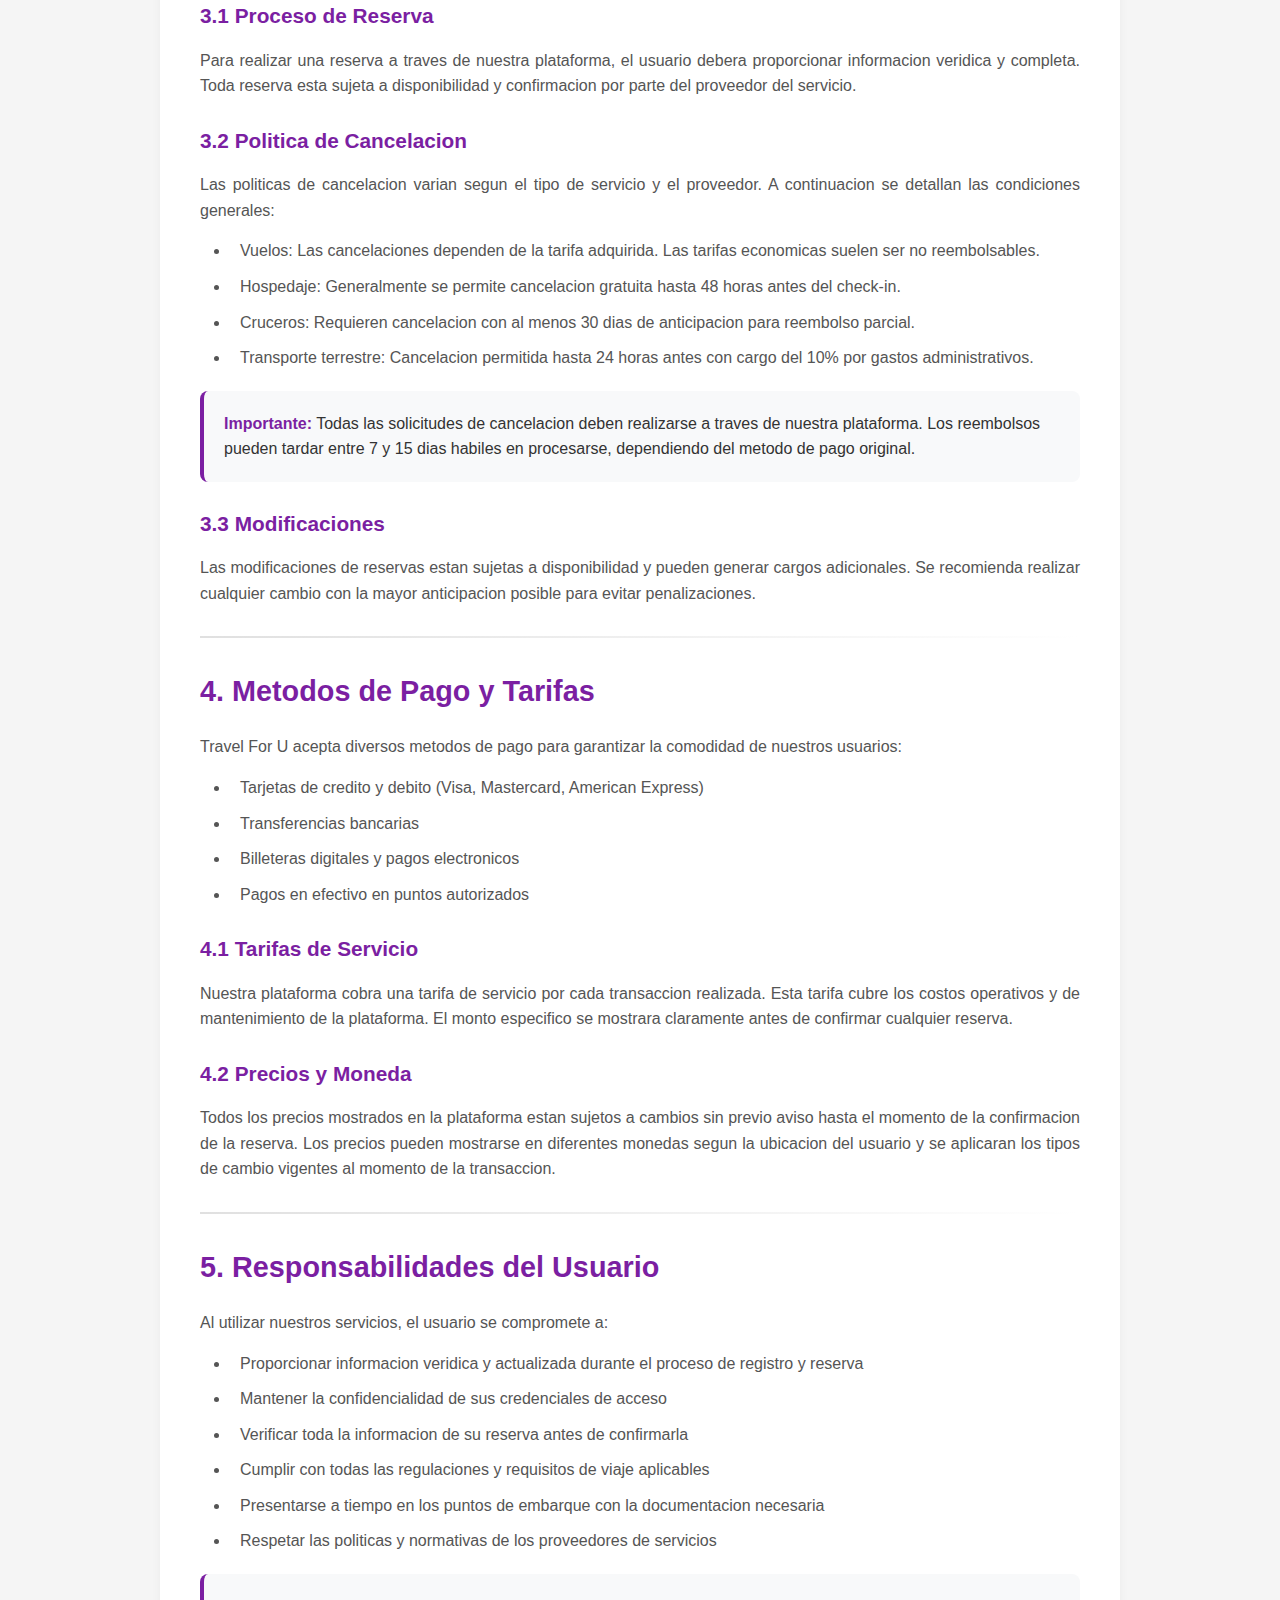
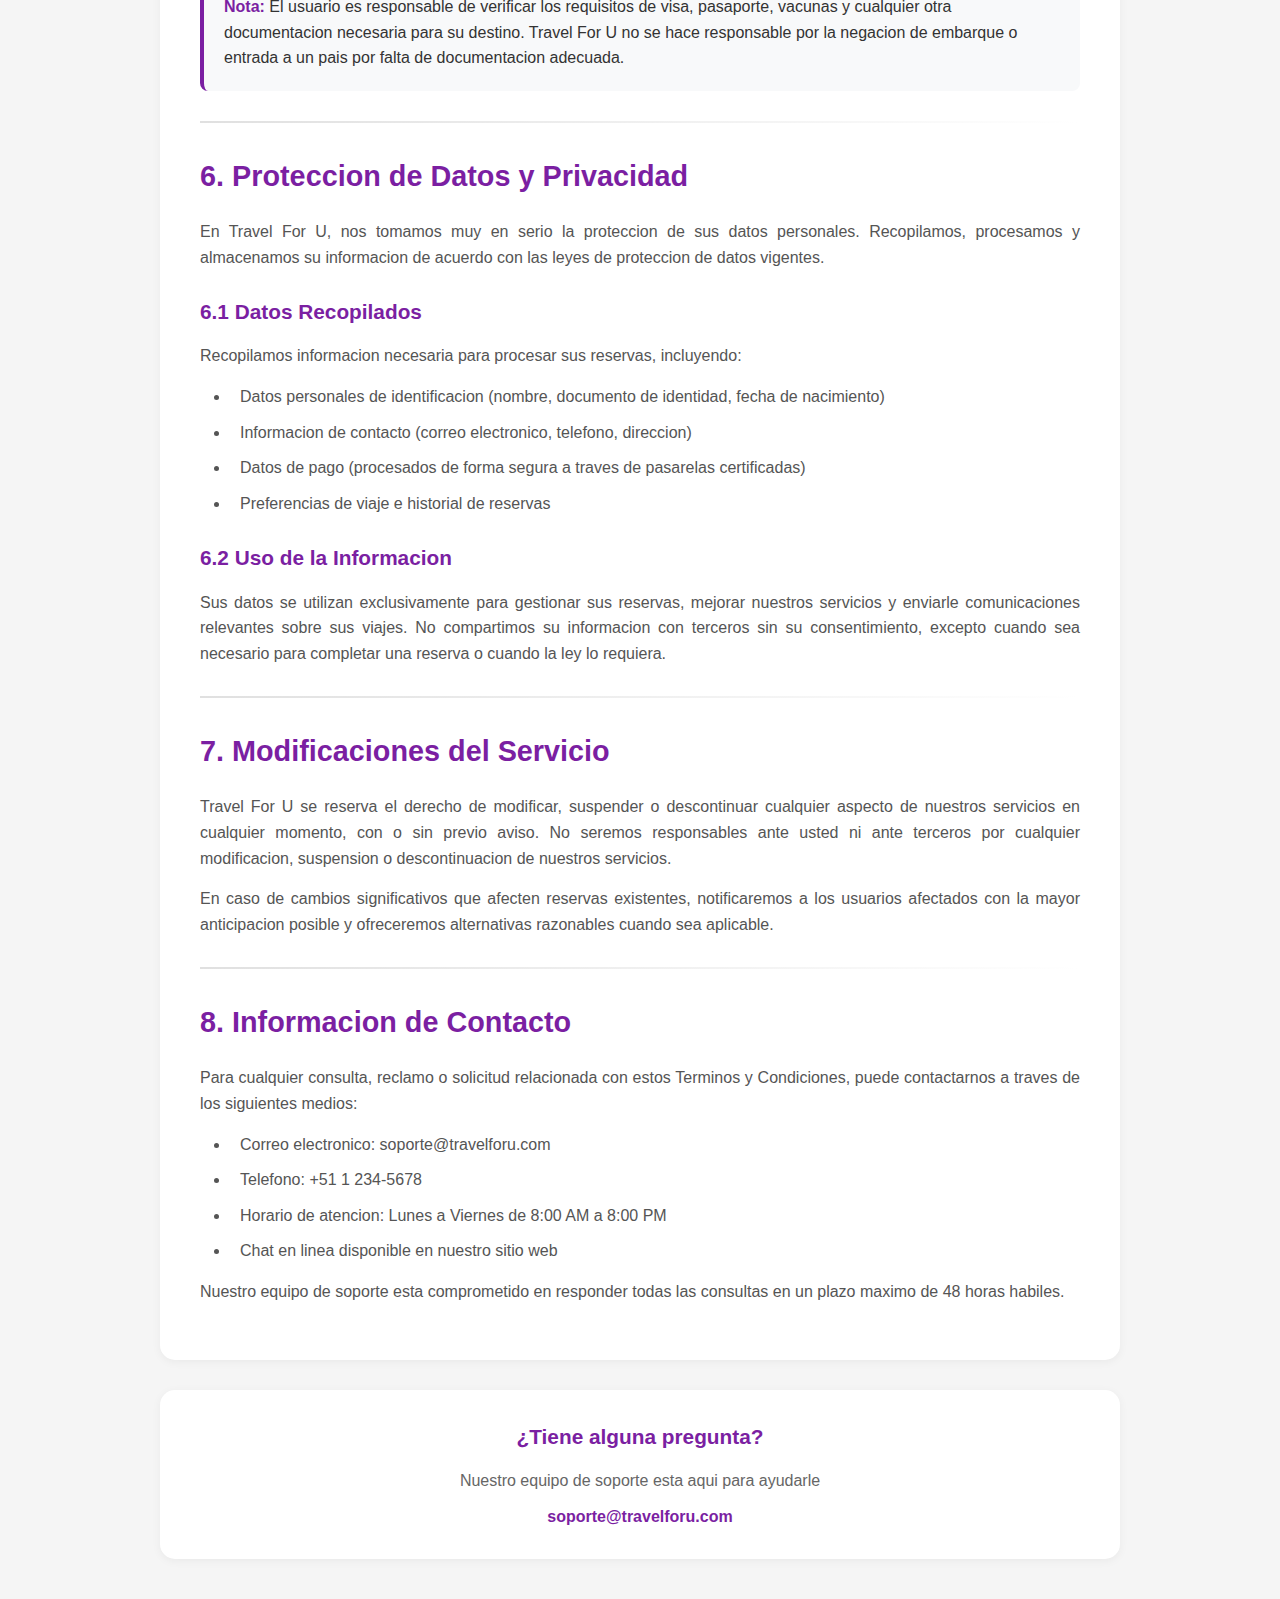
<file: src/main/resources/Static/html/terminos_y_condiciones.html>
<!DOCTYPE html>
<html lang="es">

<head>
    <meta charset="UTF-8">
    <meta name="viewport" content="width=device-width, initial-scale=1.0">
    <title>Términos y Condiciones - Travel For U</title>
    <link rel="stylesheet" href="../css/terminos_y_condiciones_style.css">
</head>

<body>
    <!-- cabeza main -->
    <header class="main-header">
        <div class="header-content">
            <div class="logo">Travel For U</div>
            <nav>
                <ul class="main-nav">
                    <li><a href="./index1.html">Inicio</a></li>
                    <li><a href="./paquetes_y_promociones.html">Ofertas</a></li>
                    <li><a href="./reservas.html" class="active">Reservas</a></li>
                    <li><a href="#">Perfil</a></li>
                </ul>
            </nav>
        </div>
    </header>

    <div class="container">
        <!-- Header de la página -->
        <div class="page-header">
            <h1 class="page-title">Terminos y Condiciones</h1>
            <p class="page-subtitle">Por favor, lea detenidamente estos terminos antes de utilizar nuestros servicios
            </p>
            <p class="last-update">Ultima actualizacion: NUNCA</p>
        </div>

        <!-- Tabla de contenido -->
        <div class="content-section toc">
            <h2 class="toc-title">Tabla de Contenido</h2>
            <ol class="toc-list">
                <li><a href="#aceptacion">1. Aceptacion de los Terminos</a></li>
                <li><a href="#servicios">2. Descripcion de Servicios</a></li>
                <li><a href="#reservas">3. Politica de Reservas y Cancelaciones</a></li>
                <li><a href="#pagos">4. Metodos de Pago y Tarifas</a></li>
                <li><a href="#responsabilidades">5. Responsabilidades del Usuario</a></li>
                <li><a href="#privacidad">6. Proteccion de Datos y Privacidad</a></li>
                <li><a href="#modificaciones">7. Modificaciones del Servicio</a></li>
                <li><a href="#contacto">8. Informacion de Contacto</a></li>
            </ol>
        </div>

        <!-- Contenido principal -->
        <div class="content-section">
            <h2 class="section-title" id="aceptacion">1. Aceptacion de los Terminos</h2>
            <p class="content-text">
                Al acceder y utilizar los servicios de Travel For U, usted acepta estar legalmente vinculado por estos
                Terminos y Condiciones. Si no esta de acuerdo con alguna parte de estos terminos, le recomendamos no
                utilizar nuestros servicios.
            </p>
            <p class="content-text">
                Travel For U se reserva el derecho de modificar estos terminos en cualquier momento. Las modificaciones
                entraran en vigor inmediatamente despues de su publicacion en nuestro sitio web. Es responsabilidad del
                usuario revisar periodicamente estos terminos para mantenerse informado sobre cualquier cambio.
            </p>

            <div class="divider"></div>

            <h2 class="section-title" id="servicios">2. Descripcion de Servicios</h2>
            <p class="content-text">
                Travel For U es una plataforma digital que facilita la reserva y gestion de servicios de viaje,
                incluyendo pero no limitado a:
            </p>
            <ul class="content-list">
                <li>Reserva de vuelos nacionales e internacionales</li>
                <li>Reserva de cruceros y paquetes turisticos</li>
                <li>Servicios de transporte terrestre interprovincial</li>
                <li>Reserva de alojamiento y hospedaje</li>
                <li>Servicios adicionales relacionados con viajes</li>
            </ul>
            <p class="content-text">
                Actuamos como intermediarios entre los usuarios y los proveedores de servicios turisticos. No somos
                propietarios ni operadores de los servicios ofrecidos, sino que facilitamos la conexion entre viajeros y
                proveedores.
            </p>

            <div class="divider"></div>

            <h2 class="section-title" id="reservas">3. Politica de Reservas y Cancelaciones</h2>

            <h3 class="subsection-title">3.1 Proceso de Reserva</h3>
            <p class="content-text">
                Para realizar una reserva a traves de nuestra plataforma, el usuario debera proporcionar informacion
                veridica y completa. Toda reserva esta sujeta a disponibilidad y confirmacion por parte del proveedor
                del servicio.
            </p>

            <h3 class="subsection-title">3.2 Politica de Cancelacion</h3>
            <p class="content-text">
                Las politicas de cancelacion varian segun el tipo de servicio y el proveedor. A continuacion se detallan
                las condiciones generales:
            </p>
            <ul class="content-list">
                <li>Vuelos: Las cancelaciones dependen de la tarifa adquirida. Las tarifas economicas suelen ser no
                    reembolsables.</li>
                <li>Hospedaje: Generalmente se permite cancelacion gratuita hasta 48 horas antes del check-in.</li>
                <li>Cruceros: Requieren cancelacion con al menos 30 dias de anticipacion para reembolso parcial.</li>
                <li>Transporte terrestre: Cancelacion permitida hasta 24 horas antes con cargo del 10% por gastos
                    administrativos.</li>
            </ul>

            <div class="highlight-box">
                <strong>Importante:</strong> Todas las solicitudes de cancelacion deben realizarse a traves de nuestra
                plataforma. Los reembolsos pueden tardar entre 7 y 15 dias habiles en procesarse, dependiendo del metodo
                de pago original.
            </div>

            <h3 class="subsection-title">3.3 Modificaciones</h3>
            <p class="content-text">
                Las modificaciones de reservas estan sujetas a disponibilidad y pueden generar cargos adicionales. Se
                recomienda realizar cualquier cambio con la mayor anticipacion posible para evitar penalizaciones.
            </p>

            <div class="divider"></div>

            <h2 class="section-title" id="pagos">4. Metodos de Pago y Tarifas</h2>
            <p class="content-text">
                Travel For U acepta diversos metodos de pago para garantizar la comodidad de nuestros usuarios:
            </p>
            <ul class="content-list">
                <li>Tarjetas de credito y debito (Visa, Mastercard, American Express)</li>
                <li>Transferencias bancarias</li>
                <li>Billeteras digitales y pagos electronicos</li>
                <li>Pagos en efectivo en puntos autorizados</li>
            </ul>

            <h3 class="subsection-title">4.1 Tarifas de Servicio</h3>
            <p class="content-text">
                Nuestra plataforma cobra una tarifa de servicio por cada transaccion realizada. Esta tarifa cubre los
                costos operativos y de mantenimiento de la plataforma. El monto especifico se mostrara claramente antes
                de confirmar cualquier reserva.
            </p>

            <h3 class="subsection-title">4.2 Precios y Moneda</h3>
            <p class="content-text">
                Todos los precios mostrados en la plataforma estan sujetos a cambios sin previo aviso hasta el momento
                de la confirmacion de la reserva. Los precios pueden mostrarse en diferentes monedas segun la ubicacion
                del usuario y se aplicaran los tipos de cambio vigentes al momento de la transaccion.
            </p>

            <div class="divider"></div>

            <h2 class="section-title" id="responsabilidades">5. Responsabilidades del Usuario</h2>
            <p class="content-text">
                Al utilizar nuestros servicios, el usuario se compromete a:
            </p>
            <ul class="content-list">
                <li>Proporcionar informacion veridica y actualizada durante el proceso de registro y reserva</li>
                <li>Mantener la confidencialidad de sus credenciales de acceso</li>
                <li>Verificar toda la informacion de su reserva antes de confirmarla</li>
                <li>Cumplir con todas las regulaciones y requisitos de viaje aplicables</li>
                <li>Presentarse a tiempo en los puntos de embarque con la documentacion necesaria</li>
                <li>Respetar las politicas y normativas de los proveedores de servicios</li>
            </ul>

            <div class="highlight-box">
                <strong>Nota:</strong> El usuario es responsable de verificar los requisitos de visa, pasaporte, vacunas
                y cualquier otra documentacion necesaria para su destino. Travel For U no se hace responsable por la
                negacion de embarque o entrada a un pais por falta de documentacion adecuada.
            </div>

            <div class="divider"></div>

            <h2 class="section-title" id="privacidad">6. Proteccion de Datos y Privacidad</h2>
            <p class="content-text">
                En Travel For U, nos tomamos muy en serio la proteccion de sus datos personales. Recopilamos, procesamos
                y almacenamos su informacion de acuerdo con las leyes de proteccion de datos vigentes.
            </p>

            <h3 class="subsection-title">6.1 Datos Recopilados</h3>
            <p class="content-text">
                Recopilamos informacion necesaria para procesar sus reservas, incluyendo:
            </p>
            <ul class="content-list">
                <li>Datos personales de identificacion (nombre, documento de identidad, fecha de nacimiento)</li>
                <li>Informacion de contacto (correo electronico, telefono, direccion)</li>
                <li>Datos de pago (procesados de forma segura a traves de pasarelas certificadas)</li>
                <li>Preferencias de viaje e historial de reservas</li>
            </ul>

            <h3 class="subsection-title">6.2 Uso de la Informacion</h3>
            <p class="content-text">
                Sus datos se utilizan exclusivamente para gestionar sus reservas, mejorar nuestros servicios y enviarle
                comunicaciones relevantes sobre sus viajes. No compartimos su informacion con terceros sin su
                consentimiento, excepto cuando sea necesario para completar una reserva o cuando la ley lo requiera.
            </p>

            <div class="divider"></div>

            <h2 class="section-title" id="modificaciones">7. Modificaciones del Servicio</h2>
            <p class="content-text">
                Travel For U se reserva el derecho de modificar, suspender o descontinuar cualquier aspecto de nuestros
                servicios en cualquier momento, con o sin previo aviso. No seremos responsables ante usted ni ante
                terceros por cualquier modificacion, suspension o descontinuacion de nuestros servicios.
            </p>
            <p class="content-text">
                En caso de cambios significativos que afecten reservas existentes, notificaremos a los usuarios
                afectados con la mayor anticipacion posible y ofreceremos alternativas razonables cuando sea aplicable.
            </p>

            <div class="divider"></div>

            <h2 class="section-title" id="contacto">8. Informacion de Contacto</h2>
            <p class="content-text">
                Para cualquier consulta, reclamo o solicitud relacionada con estos Terminos y Condiciones, puede
                contactarnos a traves de los siguientes medios:
            </p>
            <ul class="content-list">
                <li>Correo electronico: soporte@travelforu.com</li>
                <li>Telefono: +51 1 234-5678</li>
                <li>Horario de atencion: Lunes a Viernes de 8:00 AM a 8:00 PM</li>
                <li>Chat en linea disponible en nuestro sitio web</li>
            </ul>
            <p class="content-text">
                Nuestro equipo de soporte esta comprometido en responder todas las consultas en un plazo maximo de 48
                horas habiles.
            </p>
        </div>

        <!-- Footer de contacto -->
        <div class="contact-footer">
            <h3 class="contact-title">¿Tiene alguna pregunta?</h3>
            <p class="contact-text">Nuestro equipo de soporte esta aqui para ayudarle</p>
            <p class="contact-email">soporte@travelforu.com</p>
        </div>
    </div>
</body>

</html>
</file>
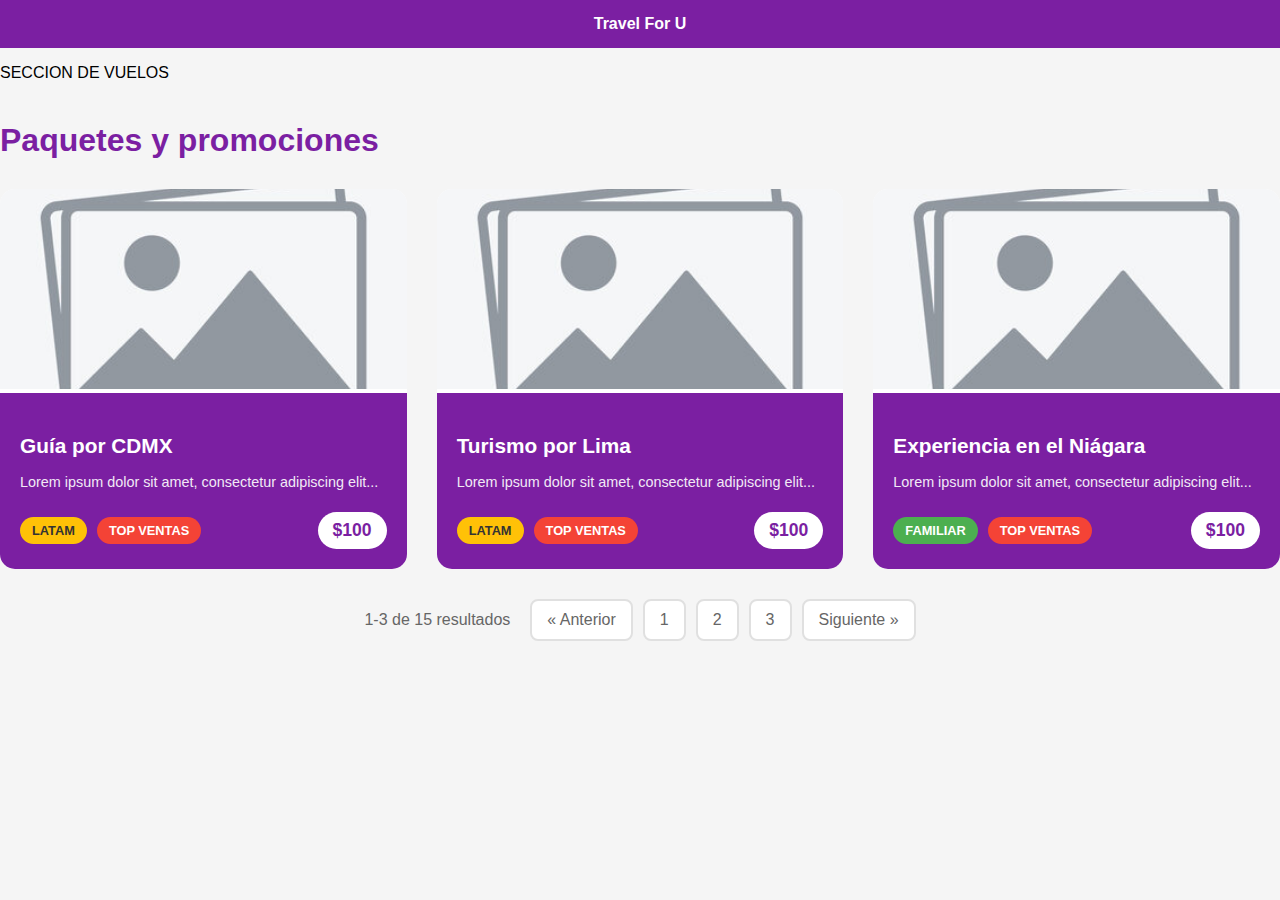
<file: src/main/resources/Static/html/vuelos.html>
<!DOCTYPE html>
<html lang="es">
<head>
    <meta charset="UTF-8">
    <meta name="viewport" content="width=device-width, initial-scale=1.0">
    <link rel="stylesheet" href="../css/vuelo_style.css">
    <title>Travel For U</title>
</head>
<body>
    <header class="main-header">
        Travel For U
    </header>
    <p>SECCION DE VUELOS</p>
    <section class="packages-section">
            <h2 class="section-title">Paquetes y promociones</h2>

            <div class="packages-grid">
                <!-- Paquete 1 -->
                <article class="package-card">
                    <img src="../img/presentation-login-image.jpg" alt="Ciudad de México" class="package-image">
                    <div class="package-content">
                        <h3 class="package-title">Guía por CDMX</h3>
                        <p class="package-description">Lorem ipsum dolor sit amet, consectetur adipiscing elit...</p>
                        <div class="package-tags">
                            <span class="package-tag tag-latam">Latam</span>
                            <span class="package-tag tag-top">Top Ventas</span>
                            <span class="package-price">$100</span>
                        </div>
                    </div>
                </article>

                <!-- Paquete 2 -->
                <article class="package-card">
                    <img src="../img/presentation-login-image.jpg" alt="Lima" class="package-image">
                    <div class="package-content">
                        <h3 class="package-title">Turismo por Lima</h3>
                        <p class="package-description">Lorem ipsum dolor sit amet, consectetur adipiscing elit...</p>
                        <div class="package-tags">
                            <span class="package-tag tag-latam">Latam</span>
                            <span class="package-tag tag-top">Top Ventas</span>
                            <span class="package-price">$100</span>
                        </div>
                    </div>
                </article>

                <!-- Paquete 3 -->
                <article class="package-card">
                    <img src="../img/presentation-login-image.jpg" alt="Niágara" class="package-image">
                    <div class="package-content">
                        <h3 class="package-title">Experiencia en el Niágara</h3>
                        <p class="package-description">Lorem ipsum dolor sit amet, consectetur adipiscing elit...</p>
                        <div class="package-tags">
                            <span class="package-tag tag-familiar">Familiar</span>
                            <span class="package-tag tag-top">Top Ventas</span>
                            <span class="package-price">$100</span>
                        </div>
                    </div>
                </article>
            </div>

            <!-- Paginación -->
            <div class="pagination">
                <div class="pagination-info">1-3 de 15 resultados</div>
                <div class="pagination-nav">
                    <a href="#" class="pagination-btn">« Anterior</a>
                    <a href="#" class="pagination-btn">1</a>
                    <a href="#" class="pagination-btn">2</a>
                    <a href="#" class="pagination-btn">3</a>
                    <a href="#" class="pagination-btn">Siguiente »</a>
                </div>
            </div>
        </section>
</body>
</html>
</file>
<file: src/main/resources/Static/css/asientos_style.css>
* {
    margin: 0;
    padding: 0;
    box-sizing: border-box;
}

body {
    font-family: 'Segoe UI', Tahoma, Geneva, Verdana, sans-serif;
    background: linear-gradient(135deg, #e3f2fd 0%, #f3e5f5 100%);
    color: #333;
}

/* Header principal */
.main-header {
    background: #7b1fa2;
    padding: 15px 0;
}

.header-content {
    max-width: 1200px;
    margin: 0 auto;
    display: flex;
    justify-content: space-between;
    align-items: center;
    padding: 0 20px;
}

.logo {
    color: white;
    font-size: 1.5rem;
    font-weight: bold;
}

.main-nav {
    display: flex;
    list-style: none;
    gap: 30px;
}

.main-nav a {
    color: white;
    text-decoration: none;
    padding: 10px 15px;
    border-radius: 8px;
    font-weight: 500;
}

/* Contenedor principal */
.container {
    max-width: 1200px;
    margin: 30px auto;
    padding: 0 20px;
}

/* Tabs de navegación */
.tabs-nav {
    display: flex;
    gap: 30px;
    justify-content: center;
    margin-bottom: 40px;
}

.tab-item {
    color: #999;
    font-weight: 600;
    font-size: 1.1rem;
    text-decoration: none;
    padding-bottom: 10px;
    border-bottom: 3px solid transparent;
}

.tab-item.active {
    color: #7b1fa2;
    border-bottom-color: #7b1fa2;
}

/* Layout principal */
.main-layout {
    display: grid;
    grid-template-columns: 200px 1fr;
    gap: 30px;
}

/* Mapa de asientos lateral */
.seat-map-sidebar {
    height: 50%;
    background: white;
    padding: 20px 10px;
    border-radius: 15px;
}

.airplane-icon {
    width: 100%;
    height: 60px;
    background: #7b1fa2;
    border-radius: 30px 30px 0 0;
    margin-bottom: 20px;
}

.seat-grid {
    display: flex;
    flex-direction: column;
    gap: 8px;
}

.seat-row-mini {
    display: flex;
    gap: 5px;
    justify-content: center;
}

.seat-mini {
    width: 35px;
    height: 30px;
    border-radius: 5px;
    border: 2px solid #ddd;
    background: white;
}

.seat-mini.occupied {
    background: #e0e0e0;
}

.seat-mini.premium {
    background: #fff9c4;
    border-color: #fbc02d;
}

/* Contenido principal */
.main-content {
    display: flex;
    flex-direction: column;
    gap: 25px;
}

/* Sección de título */
.section-title {
    color: #7b1fa2;
    font-size: 1.8rem;
    font-weight: bold;
    margin-bottom: 20px;
}

/* Datos Personales */
.personal-data-section {
    background: white;
    padding: 30px;
    border-radius: 15px;
    box-shadow: 0 4px 15px rgba(0, 0, 0, 0.1);
}

.form-grid {
    display: grid;
    grid-template-columns: 1fr 1fr;
    gap: 20px;
    margin-bottom: 20px;
}

.form-group {
    display: flex;
    flex-direction: column;
    gap: 8px;
}

.form-label {
    color: #666;
    font-weight: 600;
    font-size: 0.9rem;
}

.form-input {
    padding: 12px 15px;
    border: 2px solid #e0e0e0;
    border-radius: 10px;
    font-size: 1rem;
    background: #f8f9fa;
}

.form-input:focus {
    outline: none;
    border-color: #7b1fa2;
}

.form-row-full {
    grid-column: 1 / -1;
}

/* Detalles Reserva */
.reservation-details {
    background: white;
    padding: 30px;
    border-radius: 15px;
    box-shadow: 0 4px 15px rgba(0, 0, 0, 0.1);
}

.details-grid {
    display: grid;
    grid-template-columns: 1fr 1fr;
    gap: 20px;
}

.detail-box {
    background: #f8f9fa;
    padding: 15px;
    border-radius: 10px;
    border-left: 4px solid #7b1fa2;
}

.detail-label {
    color: #999;
    font-size: 0.85rem;
    text-transform: uppercase;
    margin-bottom: 8px;
}

.detail-value {
    color: #333;
    font-weight: 600;
    font-size: 1.1rem;
}

/* Botón continuar */
.continue-button {
    background: #7b1fa2;
    color: white;
    padding: 18px 40px;
    border: none;
    border-radius: 12px;
    font-size: 1.1rem;
    font-weight: bold;
    cursor: pointer;
    float: right;
    box-shadow: 0 4px 15px rgba(123, 31, 162, 0.3);
    transition: all 0.3s;
}

.continue-button:hover {
    background: #6a1b9a;
    transform: translateY(-2px);
    box-shadow: 0 6px 20px rgba(123, 31, 162, 0.4);
}

.button-container {
    clear: both;
    padding: 30px 0;
}

/* Checkbox personalizado */
.checkbox-group {
    display: flex;
    align-items: center;
    gap: 10px;
    margin-top: 15px;
}

.checkbox-input {
    width: 20px;
    height: 20px;
    cursor: pointer;
}

.checkbox-label {
    color: #666;
    font-size: 0.9rem;
}
</file>
<file: src/main/resources/Static/css/bus_style.css>
body {
    font-family: Arial, sans-serif;
    margin: 0;
    background: #f5f5f5;
}

.main-header {
    background: #7b1fa2;
    padding: 15px;
    color: white;
    font-weight: bold;
    text-align: center;
}

.category-nav {
    display: flex;
    background: #eee;
    border-bottom: 2px solid #7b1fa2;
}

.category-item {
    flex: 1;
    text-align: center;
    padding: 15px;
    cursor: pointer;
    text-decoration: none;
    color: #333;
    font-weight: bold;
}

.category-item:hover {
    background: #ddd;
}

#contenido {
    padding: 20px;
    min-height: 400px;
    background: white;
    margin: 20px;
    border-radius: 10px;
}

.packages-section {
    margin-top: 40px;
}

.section-title {
    color: #7b1fa2;
    font-size: 2rem;
    font-weight: bold;
    margin-bottom: 30px;
}

.packages-grid {
    display: grid;
    grid-template-columns: repeat(auto-fit, minmax(300px, 1fr));
    gap: 30px;
    margin-bottom: 30px;
}

.package-card {
    background: white;
    border-radius: 15px;
    overflow: hidden;
}

.package-image {
    width: 100%;
    height: 200px;
    object-fit: cover;
}

.package-content {
    padding: 20px;
    background: #7b1fa2;
    color: white;
}

.package-title {
    font-size: 1.3rem;
    font-weight: bold;
    margin-bottom: 10px;
}

.package-description {
    font-size: 0.9rem;
    opacity: 0.9;
    margin-bottom: 20px;
    line-height: 1.4;
}

.package-tags {
    display: flex;
    gap: 10px;
    align-items: center;
    flex-wrap: wrap;
}

.package-tag {
    padding: 6px 12px;
    border-radius: 20px;
    font-size: 0.8rem;
    font-weight: 600;
    text-transform: uppercase;
}

.tag-latam {
    background: #ffc107;
    color: #333;
}

.tag-familiar {
    background: #4caf50;
    color: white;
}

.tag-top {
    background: #f44336;
    color: white;
}

.package-price {
    background: white;
    color: #7b1fa2;
    padding: 8px 15px;
    border-radius: 25px;
    font-weight: bold;
    font-size: 1.1rem;
    margin-left: auto;
}

/* Paginación */
.pagination {
    display: flex;
    justify-content: center;
    align-items: center;
    gap: 20px;
    margin-top: 30px;
}

.pagination-info {
    color: #666;
    font-weight: 500;
}

.pagination-nav {
    display: flex;
    gap: 10px;
}

.pagination-btn {
    padding: 10px 15px;
    border: 2px solid #e0e0e0;
    background: white;
    color: #666;
    border-radius: 8px;
    text-decoration: none;
}
</file>
<file: src/main/resources/Static/css/confirmacion_reserva_style.css>
* {
    margin: 0;
    padding: 0;
    box-sizing: border-box;
}

body {
    font-family: 'Segoe UI', Tahoma, Geneva, Verdana, sans-serif;
    background-color: #f5f5f5;
    color: #333;
}

/* Header principal */
.main-header {
    background: #7b1fa2;
    padding: 15px 0;
}

.header-content {
    max-width: 1200px;
    margin: 0 auto;
    display: flex;
    justify-content: space-between;
    align-items: center;
    padding: 0 20px;
}

.logo {
    color: white;
    font-size: 1.5rem;
    font-weight: bold;
}

.main-nav {
    display: flex;
    list-style: none;
    gap: 30px;
}

.main-nav a {
    color: white;
    text-decoration: none;
    padding: 10px 15px;
    border-radius: 8px;
    font-weight: 500;
}

/* Contenedor principal */
.container {
    max-width: 1200px;
    margin: 30px auto;
    padding: 0 20px;
}

/* Navegación de categorías */
.category-nav {
    display: flex;
    background: white;
    border-radius: 15px;
    margin-bottom: 30px;
}

.category-item {
    flex: 1;
    text-align: center;
    padding: 20px;
    background: #e1bee7;
    color: #7b1fa2;
    font-weight: 600;
    cursor: pointer;
    text-decoration: none;
    display: block;
}

.category-item.active {
    background: #7b1fa2;
    color: white;
}

/* Tarjeta de confirmación */
.confirmation-card {
    background: white;
    border-radius: 15px;
    padding: 40px;
    text-align: center;
    margin-bottom: 30px;
}

.success-icon {
    width: 80px;
    height: 80px;
    background: #4caf50;
    border-radius: 50%;
    margin: 0 auto 20px;
    display: flex;
    align-items: center;
    justify-content: center;
    font-size: 3rem;
    color: white;
}

.confirmation-title {
    color: #7b1fa2;
    font-size: 2rem;
    font-weight: bold;
    margin-bottom: 10px;
}

.confirmation-subtitle {
    color: #666;
    font-size: 1.1rem;
    margin-bottom: 30px;
}

.confirmation-code {
    background: #f8f9fa;
    border: 2px dashed #7b1fa2;
    border-radius: 10px;
    padding: 20px;
    margin: 30px 0;
}

.code-label {
    color: #666;
    font-size: 0.9rem;
    margin-bottom: 10px;
}

.code-value {
    color: #7b1fa2;
    font-size: 1.8rem;
    font-weight: bold;
    letter-spacing: 2px;
}

/* Detalles de la reserva */
.reservation-details {
    background: white;
    border-radius: 15px;
    padding: 30px;
    margin-bottom: 30px;
}

.details-title {
    color: #7b1fa2;
    font-size: 1.5rem;
    font-weight: bold;
    margin-bottom: 20px;
}

.detail-row {
    display: flex;
    justify-content: space-between;
    padding: 15px 0;
    border-bottom: 1px solid #e0e0e0;
}

.detail-row:last-child {
    border-bottom: none;
}

.detail-label {
    color: #666;
    font-weight: 600;
}

.detail-value {
    color: #333;
    font-weight: 500;
}

/* Botones de acción */
.action-buttons {
    display: flex;
    gap: 15px;
    justify-content: center;
    margin-top: 30px;
}

.btn {
    padding: 15px 30px;
    border-radius: 10px;
    font-weight: 600;
    text-decoration: none;
    display: inline-block;
    border: none;
    cursor: pointer;
    font-size: 1rem;
}

.btn-primary {
    background: #7b1fa2;
    color: white;
}

.btn-secondary {
    background: white;
    color: #7b1fa2;
    border: 2px solid #7b1fa2;
}

/* Información adicional */
.info-box {
    background: #fff3cd;
    border-left: 4px solid #ffc107;
    padding: 20px;
    border-radius: 10px;
    margin-top: 30px;
}

.info-title {
    color: #856404;
    font-weight: bold;
    margin-bottom: 10px;
}

.info-text {
    color: #856404;
    line-height: 1.6;
}
</file>
<file: src/main/resources/Static/css/index1_style.css>
* {
    margin: 0;
    padding: 0;
    box-sizing: border-box;
}

body {
    font-family: 'Segoe UI', Tahoma, Geneva, Verdana, sans-serif;
    background-color: #f5f5f5;
    color: #333;
}

/* Header principal */
.main-header {
    background: #7b1fa2;
    padding: 15px 0;
}

.header-content {
    max-width: 1200px;
    margin: 0 auto;
    display: flex;
    justify-content: space-between;
    align-items: center;
    padding: 0 20px;
}

.logo {
    color: white;
    font-size: 1.5rem;
    font-weight: bold;
}

.main-nav {
    display: flex;
    list-style: none;
    gap: 30px;
}

.main-nav a {
    color: white;
    text-decoration: none;
    padding: 10px 15px;
    border-radius: 8px;
    font-weight: 500;
}

/* Contenedor principal */
.container {
    max-width: 1200px;
    margin: 30px auto;
    padding: 0 20px;
}

/* Navegación de categorías */
.category-nav {
    display: flex;
    background: white;
    border-radius: 15px;
    margin-bottom: 30px;
}

.category-item {
    flex: 1;
    text-align: center;
    padding: 20px;
    background: #e1bee7;
    color: #7b1fa2;
    font-weight: 600;
    cursor: pointer;
    text-decoration: none;
    display: block;
}

.category-item.active {
    background: #7b1fa2;
    color: white;
}

/* Formulario de búsqueda */
.search-section {
    background: white;
    padding: 30px;
    border-radius: 15px;
    margin-bottom: 40px;
}

.search-title {
    color: #666;
    font-size: 1.2rem;
    margin-bottom: 20px;
}

.search-form {
    display: grid;
    gap: 20px;
}

.form-group {
    display: flex;
    flex-direction: column;
}

.form-label {
    color: #666;
    font-weight: 600;
    margin-bottom: 8px;
}

.form-select {
    padding: 15px;
    border: 2px solid #e0e0e0;
    border-radius: 10px;
    background: #f8f9fa;
    font-size: 1rem;
    color: #666;
    cursor: pointer;
}

/* Sección de paquetes */
.packages-section {
    margin-top: 40px;
}

.section-title {
    color: #7b1fa2;
    font-size: 2rem;
    font-weight: bold;
    margin-bottom: 30px;
}

.packages-grid {
    display: grid;
    grid-template-columns: repeat(auto-fit, minmax(300px, 1fr));
    gap: 30px;
    margin-bottom: 30px;
}

.package-card {
    background: white;
    border-radius: 15px;
    overflow: hidden;
}

.package-image {
    width: 100%;
    height: 200px;
    object-fit: cover;
}

.package-content {
    padding: 20px;
    background: #7b1fa2;
    color: white;
}

.package-title {
    font-size: 1.3rem;
    font-weight: bold;
    margin-bottom: 10px;
}

.package-description {
    font-size: 0.9rem;
    opacity: 0.9;
    margin-bottom: 20px;
    line-height: 1.4;
}

.package-tags {
    display: flex;
    gap: 10px;
    align-items: center;
    flex-wrap: wrap;
}

.package-tag {
    padding: 6px 12px;
    border-radius: 20px;
    font-size: 0.8rem;
    font-weight: 600;
    text-transform: uppercase;
}

.tag-latam {
    background: #ffc107;
    color: #333;
}

.tag-familiar {
    background: #4caf50;
    color: white;
}

.tag-top {
    background: #f44336;
    color: white;
}

.package-price {
    background: white;
    color: #7b1fa2;
    padding: 8px 15px;
    border-radius: 25px;
    font-weight: bold;
    font-size: 1.1rem;
    margin-left: auto;
}

/* Paginación */
.pagination {
    display: flex;
    justify-content: center;
    align-items: center;
    gap: 20px;
    margin-top: 30px;
}

.pagination-info {
    color: #666;
    font-weight: 500;
}

.pagination-nav {
    display: flex;
    gap: 10px;
}

.pagination-btn {
    padding: 10px 15px;
    border: 2px solid #e0e0e0;
    background: white;
    color: #666;
    border-radius: 8px;
    text-decoration: none;
}
</file>
<file: src/main/resources/Static/css/login_style.css>
* {
    margin: 0;
    padding: 0;
    box-sizing: border-box;
}

body {
    font-family: 'Segoe UI', Tahoma, Geneva, Verdana, sans-serif;
    background: linear-gradient(135deg, #667eea 0%, #764ba2 100%);
    min-height: 100vh;
    display: flex;
    justify-content: center;
    align-items: center;
    padding: 20px;
}

.login-container {
    background: white;
    border-radius: 20px;
    box-shadow: 0 20px 60px rgba(0, 0, 0, 0.15);
    overflow: hidden;
    max-width: 400px;
    width: 100%;
    position: relative;
    animation: fadeInUp 0.6s ease-out;
}

@keyframes fadeInUp {
    from {
        opacity: 0;
        transform: translateY(30px);
    }

    to {
        opacity: 1;
        transform: translateY(0);
    }
}

.header {
    text-align: center;
    padding: 30px 30px 20px;
    position: relative;
}

.welcome-title {
    color: #7c4dff;
    font-size: 2rem;
    font-weight: 700;
    margin-bottom: 20px;
    text-shadow: 0 2px 4px rgba(0, 0, 0, 0.1);
}

.image-container {
    position: relative;
    display: inline-block;
    margin-bottom: 20px;
}

.travel-image {
    width: 200px;
    height: 120px;
    object-fit: cover;
    border-radius: 15px;
    box-shadow: 0 8px 25px rgba(0, 0, 0, 0.15);
    transition: transform 0.3s ease;
}

.travel-image:hover {
    transform: scale(1.05);
}

.change-image-btn {
    position: absolute;
    top: 5px;
    right: 5px;
    background: rgba(124, 77, 255, 0.9);
    color: white;
    border: none;
    border-radius: 50%;
    width: 30px;
    height: 30px;
    cursor: pointer;
    display: flex;
    align-items: center;
    justify-content: center;
    transition: all 0.3s ease;
    font-size: 14px;
}

.change-image-btn:hover {
    background: #7c4dff;
    transform: scale(1.1);
}

#imageInput {
    display: none;
}

.form-container {
    padding: 0 30px 30px;
}

.form-group {
    margin-bottom: 20px;
}

.form-label {
    display: block;
    color: #666;
    font-weight: 600;
    margin-bottom: 8px;
    font-size: 0.9rem;
}

.form-input {
    width: 100%;
    padding: 15px;
    border: 2px solid #e0e0e0;
    border-radius: 10px;
    font-size: 1rem;
    transition: all 0.3s ease;
    background: #f8f9ff;
}

.form-input:focus {
    outline: none;
    border-color: #7c4dff;
    background: white;
    box-shadow: 0 0 0 3px rgba(124, 77, 255, 0.1);
}

.form-input::placeholder {
    color: #aaa;
}

.forgot-password {
    text-align: right;
    margin: 15px 0;
}

.forgot-password a {
    color: #7c4dff;
    text-decoration: none;
    font-size: 0.9rem;
    transition: color 0.3s ease;
}

.forgot-password a:hover {
    color: #5a2fc2;
    text-decoration: underline;
}

.login-btn {
    width: 100%;
    background: linear-gradient(135deg, #7c4dff 0%, #9c27b0 100%);
    color: white;
    border: none;
    padding: 18px;
    border-radius: 12px;
    font-size: 1.1rem;
    font-weight: 600;
    cursor: pointer;
    transition: all 0.3s ease;
    text-transform: uppercase;
    letter-spacing: 1px;
}

.login-btn:hover {
    transform: translateY(-2px);
    box-shadow: 0 8px 25px rgba(124, 77, 255, 0.4);
}

.login-btn:active {
    transform: translateY(0);
}

.divider {
    text-align: center;
    margin: 25px 0;
    position: relative;
    color: #999;
}

.divider::before {
    content: '';
    position: absolute;
    top: 50%;
    left: 0;
    right: 0;
    height: 1px;
    background: #e0e0e0;
    z-index: 1;
}

.divider span {
    background: white;
    padding: 0 15px;
    position: relative;
    z-index: 2;
}

.social-login {
    display: flex;
    justify-content: center;
    gap: 15px;
}

.social-btn {
    width: 50px;
    height: 50px;
    border-radius: 12px;
    border: 2px solid #e0e0e0;
    background: white;
    cursor: pointer;
    display: flex;
    align-items: center;
    justify-content: center;
    transition: all 0.3s ease;
    font-size: 1.5rem;
}

.social-btn:hover {
    transform: translateY(-2px);
    box-shadow: 0 5px 15px rgba(0, 0, 0, 0.1);
}

.social-btn.google:hover {
    border-color: #db4437;
    color: #db4437;
}

.social-btn.facebook:hover {
    border-color: #3b5998;
    color: #3b5998;
}

.social-btn.microsoft:hover {
    border-color: #00a1f1;
    color: #00a1f1;
}

.floating-elements {
    position: absolute;
    top: 0;
    left: 0;
    right: 0;
    bottom: 0;
    pointer-events: none;
    overflow: hidden;
}

.floating-element {
    position: absolute;
    opacity: 0.1;
    animation: float 6s ease-in-out infinite;
}

.floating-element:nth-child(1) {
    top: 10%;
    left: 10%;
    animation-delay: 0s;
}

.floating-element:nth-child(2) {
    top: 20%;
    right: 10%;
    animation-delay: 2s;
}

.floating-element:nth-child(3) {
    bottom: 20%;
    left: 15%;
    animation-delay: 4s;
}

.success-message {
    background: linear-gradient(135deg, #4caf50, #45a049);
    color: white;
    padding: 15px;
    border-radius: 10px;
    margin-bottom: 20px;
    text-align: center;
    display: none;
    animation: slideDown 0.3s ease-out;
}


@media (max-width: 480px) {
    .login-container {
        margin: 10px;
    }

    .header {
        padding: 20px 20px 15px;
    }

    .form-container {
        padding: 0 20px 20px;
    }

    .travel-image {
        width: 150px;
        height: 90px;
    }
}

.social-btn img {
    width: 100%;
    height: 100%;
    object-fit: cover;
}
</file>
<file: src/main/resources/Static/css/paquetes_y_promociones_style.css>
* {
    margin: 0;
    padding: 0;
    box-sizing: border-box;
}

body {
    font-family: 'Segoe UI', Tahoma, Geneva, Verdana, sans-serif;
    background-color: #f5f5f5;
    color: #333;
}

.main-header {
    background: #7b1fa2;
    padding: 15px 0;
}

.header-content {
    max-width: 1200px;
    margin: 0 auto;
    display: flex;
    justify-content: space-between;
    align-items: center;
    padding: 0 20px;
}

.logo {
    color: white;
    font-size: 1.5rem;
    font-weight: bold;
}

.main-nav {
    display: flex;
    list-style: none;
    gap: 30px;
}

.main-nav a {
    color: white;
    text-decoration: none;
    padding: 10px 15px;
    border-radius: 8px;
    font-weight: 500;
}

.container {
    max-width: 1200px;
    margin: 0 auto;
    padding: 0 20px;
}

.packages-section {
    margin-top: 40px;
}

.section-title {
    color: #7b1fa2;
    font-size: 2rem;
    font-weight: bold;
    margin-bottom: 30px;
}

.packages-grid {
    display: grid;
    grid-template-columns: repeat(auto-fit, minmax(300px, 1fr));
    gap: 30px;
    margin-bottom: 30px;
}

.package-card {
    background: white;
    border-radius: 15px;
    overflow: hidden;
    box-shadow: 0 2px 10px rgba(0, 0, 0, 0.05);
    transition: transform 0.3s;
}

.package-card:hover {
    transform: translateY(-5px);
    box-shadow: 0 5px 20px rgba(0, 0, 0, 0.1);
}

.package-image {
    width: 100%;
    height: 200px;
    object-fit: cover;
}

.package-content {
    padding: 20px;
    background: #7b1fa2;
    color: white;
}

.package-title {
    font-size: 1.3rem;
    font-weight: bold;
    margin-bottom: 10px;
}

.package-description {
    font-size: 0.9rem;
    opacity: 0.9;
    margin-bottom: 20px;
    line-height: 1.4;
}

.package-tags {
    display: flex;
    gap: 10px;
    align-items: center;
    flex-wrap: wrap;
}

.package-tag {
    padding: 6px 12px;
    border-radius: 20px;
    font-size: 0.8rem;
    font-weight: 600;
    text-transform: uppercase;
}

.tag-latam {
    background: #ffc107;
    color: #333;
}

.tag-familiar {
    background: #4caf50;
    color: white;
}

.tag-top {
    background: #f44336;
    color: white;
}

.package-price {
    background: white;
    color: #7b1fa2;
    padding: 8px 15px;
    border-radius: 25px;
    font-weight: bold;
    font-size: 1.1rem;
    margin-left: auto;
}

.pagination {
    display: flex;
    justify-content: center;
    align-items: center;
    gap: 20px;
    margin-top: 30px;
    padding-bottom: 50px;
}

.pagination-info {
    color: #666;
    font-weight: 500;
}

.pagination-nav {
    display: flex;
    gap: 10px;
}

.pagination-btn {
    padding: 10px 15px;
    border: 2px solid #e0e0e0;
    background: white;
    color: #666;
    border-radius: 8px;
    text-decoration: none;
    transition: all 0.3s;
}

.pagination-btn:hover {
    border-color: #7b1fa2;
    color: #7b1fa2;
}
</file>
<file: src/main/resources/Static/css/terminos_y_condiciones_style.css>
* {
     margin: 0;
     padding: 0;
     box-sizing: border-box;
 }

 body {
     font-family: 'Segoe UI', Tahoma, Geneva, Verdana, sans-serif;
     background-color: #f5f5f5;
     color: #333;
     line-height: 1.6;
 }

 /* Header principal */
 .main-header {
     background: #7b1fa2;
     padding: 15px 0;
 }

 .header-content {
     max-width: 1200px;
     margin: 0 auto;
     display: flex;
     justify-content: space-between;
     align-items: center;
     padding: 0 20px;
 }

 .logo {
     color: white;
     font-size: 1.5rem;
     font-weight: bold;
 }

 .main-nav {
     display: flex;
     list-style: none;
     gap: 30px;
 }

 .main-nav a {
     color: white;
     text-decoration: none;
     padding: 10px 15px;
     border-radius: 8px;
     font-weight: 500;
 }

 /* Contenedor principal */
 .container {
     max-width: 1000px;
     margin: 40px auto;
     padding: 0 20px;
 }

 /* Header de la página */
 .page-header {
     background: white;
     padding: 40px;
     border-radius: 15px;
     margin-bottom: 30px;
     text-align: center;
     box-shadow: 0 2px 10px rgba(0, 0, 0, 0.05);
 }

 .page-title {
     color: #7b1fa2;
     font-size: 2.5rem;
     font-weight: bold;
     margin-bottom: 15px;
 }

 .page-subtitle {
     color: #666;
     font-size: 1rem;
 }

 .last-update {
     color: #999;
     font-size: 0.9rem;
     margin-top: 10px;
 }

 /* Contenido principal */
 .content-section {
     background: white;
     padding: 40px;
     border-radius: 15px;
     box-shadow: 0 2px 10px rgba(0, 0, 0, 0.05);
     margin-bottom: 30px;
 }

 .section-title {
     color: #7b1fa2;
     font-size: 1.8rem;
     font-weight: bold;
     margin-bottom: 20px;
     margin-top: 30px;
 }

 .section-title:first-child {
     margin-top: 0;
 }

 .subsection-title {
     color: #7b1fa2;
     font-size: 1.3rem;
     font-weight: 600;
     margin-bottom: 15px;
     margin-top: 25px;
 }

 .content-text {
     color: #555;
     font-size: 1rem;
     margin-bottom: 15px;
     text-align: justify;
 }

 .content-list {
     margin-left: 30px;
     margin-bottom: 15px;
 }

 .content-list li {
     color: #555;
     margin-bottom: 10px;
     padding-left: 10px;
 }

 .highlight-box {
     background: #f8f9fa;
     border-left: 4px solid #7b1fa2;
     padding: 20px;
     margin: 20px 0;
     border-radius: 8px;
 }

 .highlight-box strong {
     color: #7b1fa2;
 }

 .divider {
     height: 2px;
     background: linear-gradient(to right, #e0e0e0, transparent);
     margin: 30px 0;
 }

 /* Tabla de contenido */
 .toc {
     background: #f8f9fa;
     padding: 25px;
     border-radius: 10px;
     margin-bottom: 30px;
 }

 .toc-title {
     color: #7b1fa2;
     font-weight: bold;
     font-size: 1.2rem;
     margin-bottom: 15px;
 }

 .toc-list {
     list-style: none;
 }

 .toc-list li {
     padding: 8px 0;
 }

 .toc-list a {
     color: #666;
     text-decoration: none;
     transition: color 0.3s;
 }

 .toc-list a:hover {
     color: #7b1fa2;
 }

 /* Footer de contacto */
 .contact-footer {
     background: white;
     padding: 30px;
     border-radius: 15px;
     text-align: center;
     box-shadow: 0 2px 10px rgba(0, 0, 0, 0.05);
 }

 .contact-title {
     color: #7b1fa2;
     font-weight: bold;
     font-size: 1.3rem;
     margin-bottom: 15px;
 }

 .contact-text {
     color: #666;
     margin-bottom: 10px;
 }

 .contact-email {
     color: #7b1fa2;
     font-weight: 600;
 }
</file>
<file: src/main/resources/Static/css/vuelo_style.css>
body {
    font-family: Arial, sans-serif;
    margin: 0;
    background: #f5f5f5;
}

.main-header {
    background: #7b1fa2;
    padding: 15px;
    color: white;
    font-weight: bold;
    text-align: center;
}

.category-nav {
    display: flex;
    background: #eee;
    border-bottom: 2px solid #7b1fa2;
}

.category-item {
    flex: 1;
    text-align: center;
    padding: 15px;
    cursor: pointer;
    text-decoration: none;
    color: #333;
    font-weight: bold;
}

.category-item:hover {
    background: #ddd;
}

#contenido {
    padding: 20px;
    min-height: 400px;
    background: white;
    margin: 20px;
    border-radius: 10px;
}

.packages-section {
    margin-top: 40px;
}

.section-title {
    color: #7b1fa2;
    font-size: 2rem;
    font-weight: bold;
    margin-bottom: 30px;
}

.packages-grid {
    display: grid;
    grid-template-columns: repeat(auto-fit, minmax(300px, 1fr));
    gap: 30px;
    margin-bottom: 30px;
}

.package-card {
    background: white;
    border-radius: 15px;
    overflow: hidden;
}

.package-image {
    width: 100%;
    height: 200px;
    object-fit: cover;
}

.package-content {
    padding: 20px;
    background: #7b1fa2;
    color: white;
}

.package-title {
    font-size: 1.3rem;
    font-weight: bold;
    margin-bottom: 10px;
}

.package-description {
    font-size: 0.9rem;
    opacity: 0.9;
    margin-bottom: 20px;
    line-height: 1.4;
}

.package-tags {
    display: flex;
    gap: 10px;
    align-items: center;
    flex-wrap: wrap;
}

.package-tag {
    padding: 6px 12px;
    border-radius: 20px;
    font-size: 0.8rem;
    font-weight: 600;
    text-transform: uppercase;
}

.tag-latam {
    background: #ffc107;
    color: #333;
}

.tag-familiar {
    background: #4caf50;
    color: white;
}

.tag-top {
    background: #f44336;
    color: white;
}

.package-price {
    background: white;
    color: #7b1fa2;
    padding: 8px 15px;
    border-radius: 25px;
    font-weight: bold;
    font-size: 1.1rem;
    margin-left: auto;
}

/* Paginación */
.pagination {
    display: flex;
    justify-content: center;
    align-items: center;
    gap: 20px;
    margin-top: 30px;
}

.pagination-info {
    color: #666;
    font-weight: 500;
}

.pagination-nav {
    display: flex;
    gap: 10px;
}

.pagination-btn {
    padding: 10px 15px;
    border: 2px solid #e0e0e0;
    background: white;
    color: #666;
    border-radius: 8px;
    text-decoration: none;
}
</file>
